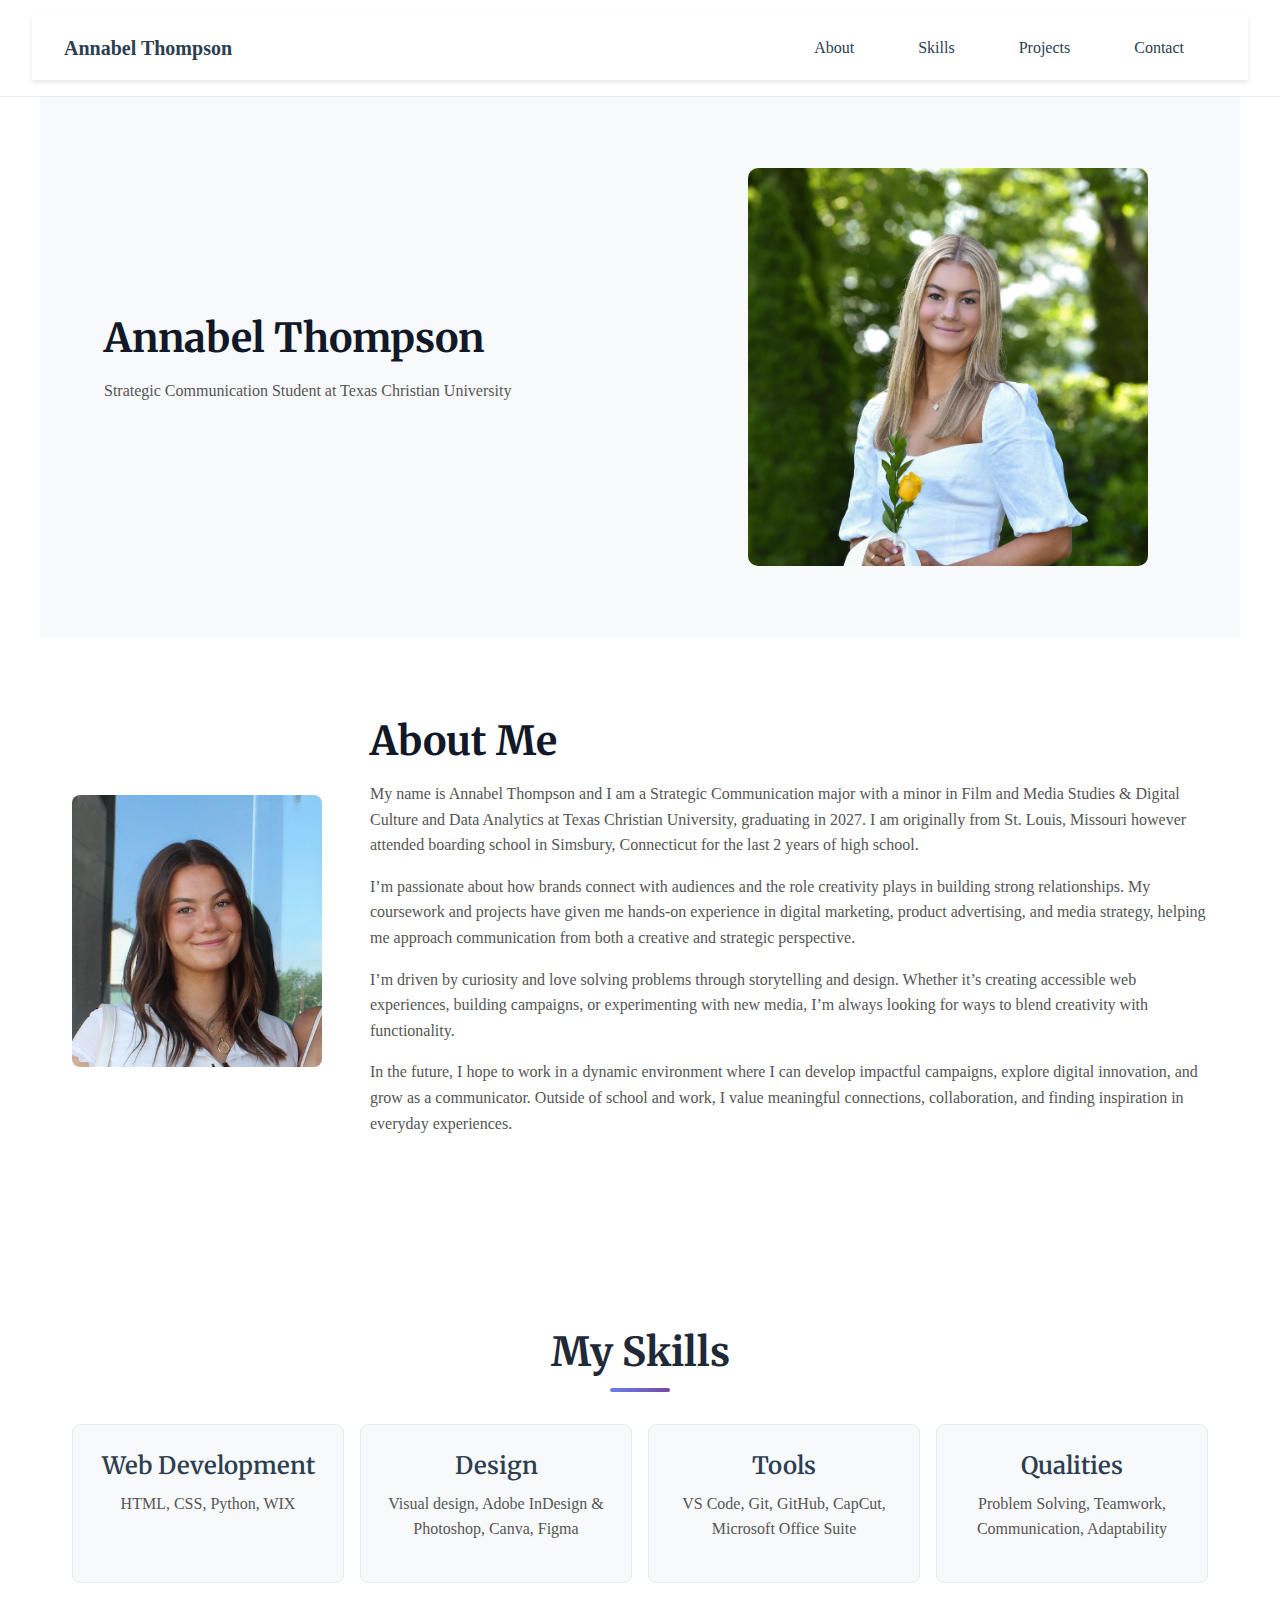
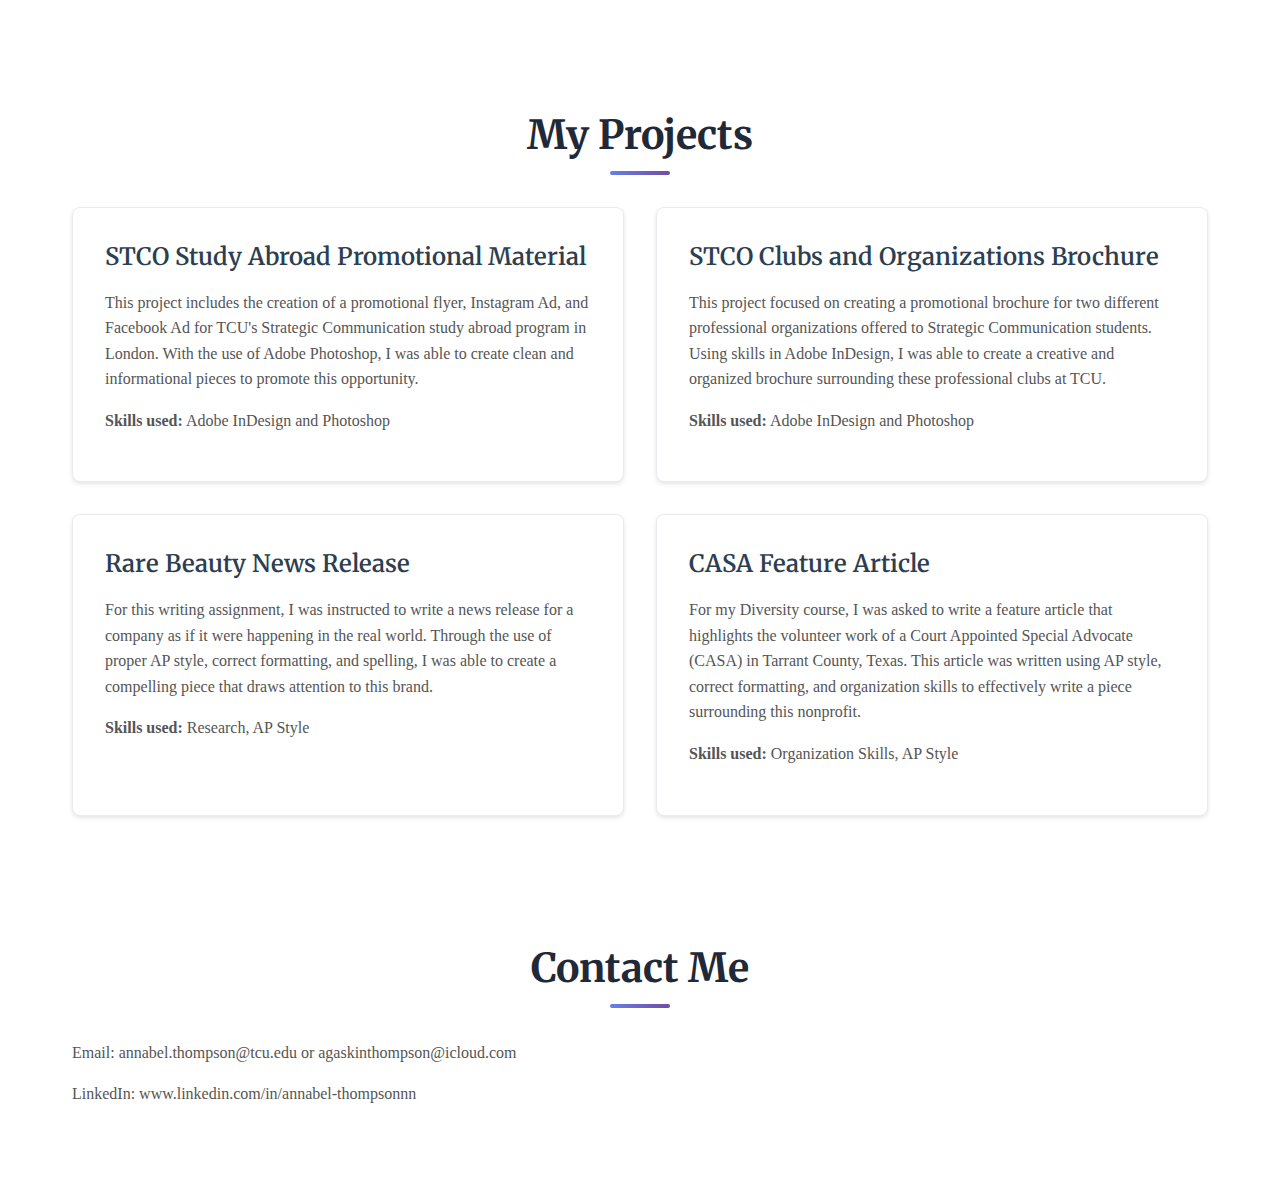
<file: projects/project1-original/CSS/index.html>
<!DOCTYPE html>
<html lang="en">
<head>
    <meta charset="UTF-8">
    <meta name="viewport" content="width=device-width, initial-scale=1.0">
    <title>Document</title>

    <link rel="stylesheet" href="CSS/style.css"> 

</head>
<body>
    <nav>
    <div class="nav-container">
        <a href="#" class="logo">Annabel Thompson</a>
        <div class="nav-links">
            <a href="#about">About</a>
            <a href="#skills">Skills</a>
            <a href="#projects">Projects</a>
            <a href="#contact">Contact</a>
        </div>
    </div>
</nav>

    <header>

        <div class="header_text">
            <h1> Annabel Thompson</h1>
            <p>Strategic Communication Student at Texas Christian University</p>
            <!-- <p> An innovative and creative storyteller passionate about building impactful brand experiences. Currently studying advertising and public relations with a focus on digital marketing, media strategy, and design to connect audiences with brands in meaningful ways. -->


 </p>

        </div>
        
         <div class="header_pic">
            <img src="images/seniorheadshot.JPG" alt="Annabel Thompson professional headshot"/> 
         </div>


    </header>

    <main>


        <section class="about-section"  id="about">
            <div class="about-image">
                <img src="images/selfie2.jpeg" alt="A photo of me"> 
            </div>
            <div class="about-text">
                <h1>About Me</h1>
             <p> My name is Annabel Thompson and I am a Strategic Communication major with a minor in Film and Media Studies & Digital Culture and Data Analytics at Texas Christian University, graduating in 2027. I am originally from St. Louis, Missouri however attended boarding school in Simsbury, Connecticut for the last 2 years of high school.</p>

            <p> I’m passionate about how brands connect with audiences and the role creativity plays in building strong relationships. My coursework and projects have given me hands-on experience in digital marketing, product advertising, and media strategy, helping me approach communication from both a creative and strategic perspective. </p>

        
           <p>  I’m driven by curiosity and love solving problems through storytelling and design. Whether it’s creating accessible web experiences, building campaigns, or experimenting with new media, I’m always looking for ways to blend creativity with functionality.</p>
           
        <p>  In the future, I hope to work in a dynamic environment where I can develop impactful campaigns, explore digital innovation, and grow as a communicator. Outside of school and work, I value meaningful connections, collaboration, and finding inspiration in everyday experiences. </p>
            </div>
        </section>
    

    
    
    <section class="skills-section" id="skills">
    <h2>My Skills</h2>
        <div class="skills-container">
            <div class="skill-card">
                <h3>Web Development</h3>
                <p>HTML, CSS, Python, WIX </p>
            </div>
           
            <div class="skill-card">
                <h3>Design</h3>
                <p>Visual design, Adobe InDesign & Photoshop, Canva, Figma </p>
             </div>
               
             <div class="skill-card">
                <h3> Tools</h3>
                    
                        <p>VS Code, Git, GitHub, CapCut, Microsoft Office Suite </p>
            </div>
               
                <div class="skill-card">
                    <h3>Qualities</h3>
                    <p>Problem Solving, Teamwork, Communication, Adaptability </p>
                </div>
            </div>
        </div>
</section>

<section class="projects-section" id="projects">
    <h2>My Projects</h2>
    <div class="projects-container">
        <article class="project-card">
            <div class="project-content">
                <h3>STCO Study Abroad Promotional Material </h3>
                <p>This project includes the creation of a promotional flyer, Instagram Ad, and Facebook Ad for TCU's Strategic Communication study abroad program in London. With the use of Adobe Photoshop, I was able to create clean and informational pieces to promote this opportunity. </p>
                <p><strong>Skills used:</strong> Adobe InDesign and Photoshop </p>
            </div>
        </article>
        
        <article class="project-card">
            <div class="project-content">
                <h3>STCO Clubs and Organizations Brochure</h3>
                <p>This project focused on creating a promotional brochure for two different professional organizations offered to Strategic Communication students. Using skills in Adobe InDesign, I was able to create a creative and organized brochure surrounding these professional clubs at TCU.</p>
                <p><strong>Skills used:</strong> Adobe InDesign and Photoshop</p>
            </div>
        </article>
        
        <article class="project-card">
            <div class="project-content">
                <h3>Rare Beauty News Release </h3>
                <p>For this writing assignment, I was instructed to write a news release for a company as if it were happening in the real world. Through the use of proper AP style, correct formatting, and spelling, I was able to create a compelling piece that draws attention to this brand.</p>
                <p><strong>Skills used:</strong> Research, AP Style </p>
            </div>
        </article>

         <article class="project-card">
            <div class="project-content">
                <h3>CASA Feature Article </h3>
                <p>For my Diversity course, I was asked to write a feature article that highlights the volunteer work of a Court Appointed Special Advocate (CASA) in Tarrant County, Texas. This article was written using AP style, correct formatting, and organization skills to effectively write a piece surrounding this nonprofit.</p>
                <p><strong>Skills used:</strong> Organization Skills, AP Style </p>
            </div>
        </article>
    </div>

</section>

    <section class="contact-section" id="contact">
           <h2>Contact Me</h2>
        <p>
           Email: annabel.thompson@tcu.edu or agaskinthompson@icloud.com

           <p>LinkedIn: www.linkedin.com/in/annabel-thompsonnn</p>

    </section>
</main>
</body>
</html>
</file>
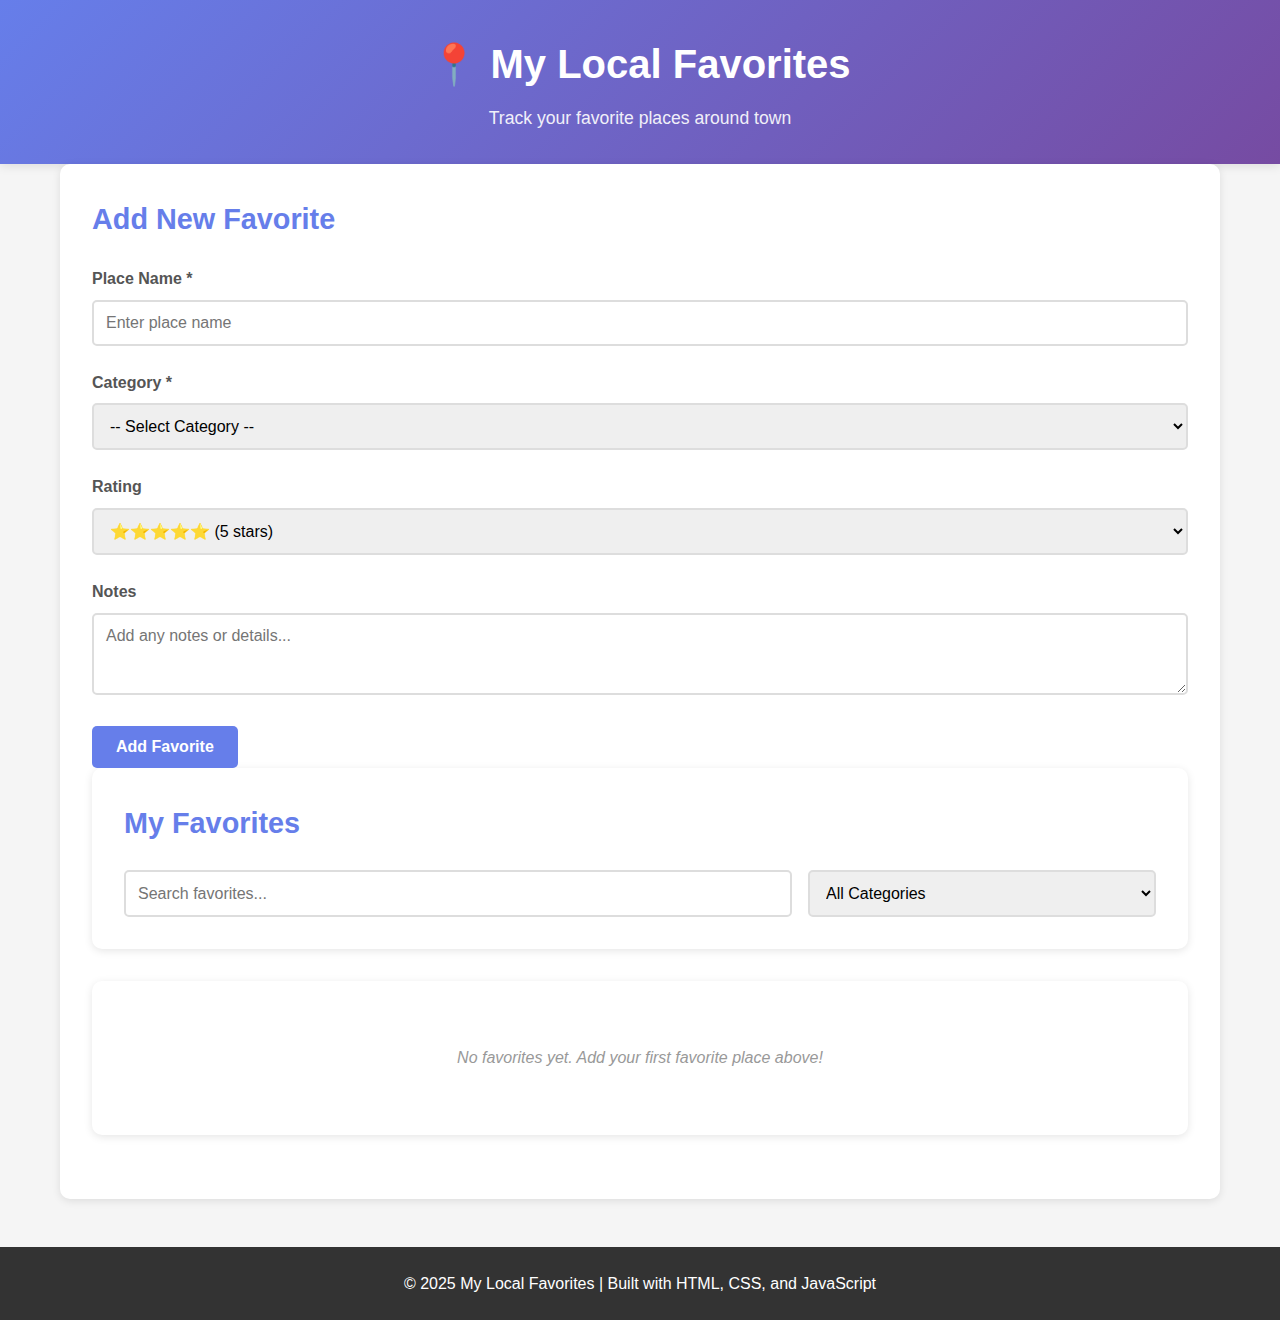
<file: projects/projects/project2-tracker/index.html>
<!DOCTYPE html>
<html lang="en">
<head>
    <meta charset="UTF-8">
    <meta name="viewport" content="width=device-width, initial-scale=1.0">
    <meta name="description" content="Track and manage your favorite local places">
    <title>My Local Favorites Tracker</title>
    <link rel="stylesheet" href="css/styles.css">
</head>
<body>
    <!-- Content will go here -->
<!-- Header Section -->
<header>
    <div class="container">
        <h1>📍 My Local Favorites</h1>
        <p class="subtitle">Track your favorite places around town</p>
    </div>
</header>

<!-- Main Content -->
<main class="container">
    <!-- All sections will go inside main -->
     <!-- Add Favorite Form Section -->
<section class="add-section">
    <h2>Add New Favorite</h2>
    <form id="add-favorite-form">

        <!-- Name Input -->
        <div class="form-group">
            <label for="name">Place Name *</label>
            <input
                type="text"
                id="name"
                name="name"
                required
                placeholder="Enter place name"
                aria-required="true">
        </div>

        <!-- Category Dropdown -->
        <div class="form-group">
            <label for="category">Category *</label>
            <select id="category" name="category" required aria-required="true">
                <option value="">-- Select Category --</option>
                <option value="coffee">Coffee Shop</option>
                <option value="restaurants">Restaurant</option>
                <option value="parks">Park</option>
                <option value="entertainment">Entertainment</option>
                <option value="study-spots">Study Spot</option>
                <option value="fitness">Fitness</option>
                <option value="other">Other</option>
            </select>
        </div>

        <!-- Rating Dropdown -->
        <div class="form-group">
            <label for="rating">Rating</label>
            <select id="rating" name="rating">
                <option value="5">⭐⭐⭐⭐⭐ (5 stars)</option>
                <option value="4">⭐⭐⭐⭐ (4 stars)</option>
                <option value="3">⭐⭐⭐ (3 stars)</option>
                <option value="2">⭐⭐ (2 stars)</option>
                <option value="1">⭐ (1 star)</option>
            </select>
        </div>

        <!-- Notes Textarea -->
        <div class="form-group">
            <label for="notes">Notes</label>
            <textarea
                id="notes"
                name="notes"
                rows="3"
                placeholder="Add any notes or details..."></textarea>
        </div>

        <!-- Submit Button -->
        <button type="submit" class="btn btn-primary">Add Favorite</button>

    </form>

    <!-- Search/Filter Section -->
<section class="search-section">
    <h2>My Favorites</h2>
    <div class="search-controls">
        <input
            type="text"
            id="search-input"
            placeholder="Search favorites..."
            aria-label="Search favorites">
        <select id="category-filter" aria-label="Filter by category">
            <option value="all">All Categories</option>
            <option value="coffee">Coffee Shop</option>
            <option value="restaurants">Restaurant</option>
            <option value="parks">Park</option>
            <option value="entertainment">Entertainment</option>
            <option value="study-spots">Study Spot</option>
            <option value="fitness">Fitness</option>
            <option value="other">Other</option>
        </select>
    </div>
</section>

<!-- Favorites Display Section -->
<section class="favorites-section">
    <div id="favorites-list" class="favorites-grid">
        <!-- JavaScript will add favorite cards here -->
        <!-- For now, add placeholder message -->
        <p class="empty-message">No favorites yet. Add your first favorite place above!</p>
    </div>
</section>

</main>

<!-- Footer -->
<footer>
    <div class="container">
        <p>&copy; 2025 My Local Favorites | Built with HTML, CSS, and JavaScript</p>
    </div>
</footer>

</body>
</html>

  <!-- JavaScript at end of body -->
    <script src="js/app.js"></script>
</file>
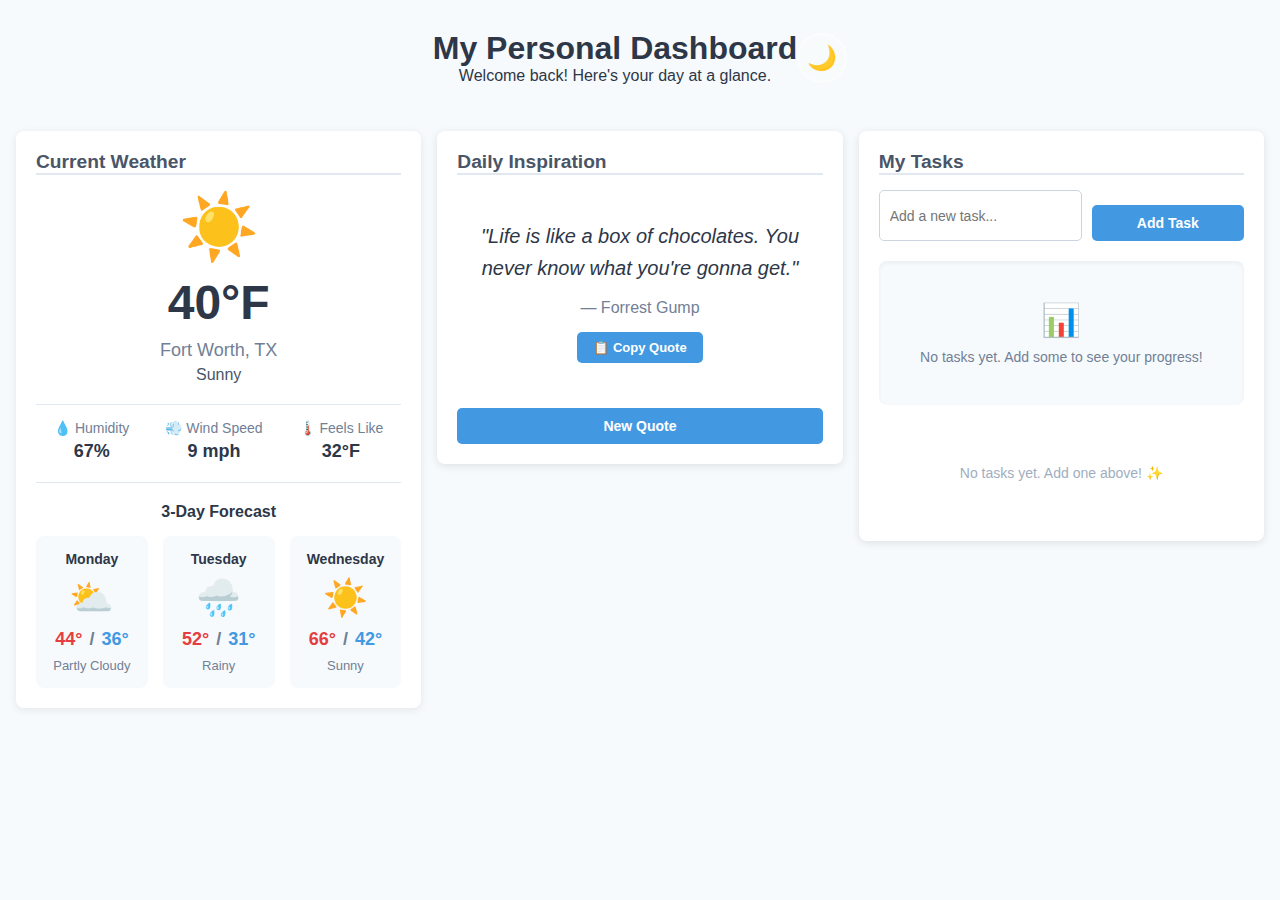
<file: projects/projects/project3-dashboard/index.html>
<!DOCTYPE html>
<html lang="en">
<head>
    <meta charset="UTF-8">
    <meta name="viewport" content="width=device-width, initial-scale=1.0">
    <title>My Personal Dashboard</title>
    <link rel="stylesheet" href="css/styles.css">
</head>
<body>
    <header class="dashboard-header">
        <div class="header-content">
            <div>
                <h1>My Personal Dashboard</h1>
                <p class="dashboard-subtitle">Welcome back! Here's your day at a glance.</p>
            </div>
            <button id="theme-toggle" class="theme-toggle" aria-label="Toggle dark mode">
                <span class="theme-icon">🌙</span>
            </button>
        </div>
    </header>

    <main class="widgets-container">
        <!-- Weather Widget -->
        <section class="widget weather-widget">
            <h2>Current Weather</h2>
            <div id="weather-display">
                Loading weather data...
            </div>
        </section>

        <!-- Quotes Widget -->
        <section class="widget quotes-widget">
            <h2>Daily Inspiration</h2>
            <div id="quotes-display">
                <!-- Quote will appear here -->
            </div>
            <button id="new-quote-btn" class="btn-primary">New Quote</button>
        </section>

        <!-- Tasks Widget -->
        <section class="widget tasks-widget">
            <h2>My Tasks</h2>

            <!-- Add Task Form -->
            <form id="task-form" class="task-form">
                <input type="text" id="task-input" placeholder="Add a new task..." required />
                <button type="submit" class="btn-primary">Add Task</button>
            </form>

            <!-- Task Statistics -->
            <div id="task-stats" class="task-stats">
                <!-- Stats will appear here -->
            </div>

            <!-- Tasks List -->
            <div id="tasks-list" class="tasks-list">
                <!-- Tasks will appear here -->
            </div>
        </section>
    </main>

    <script src="js/app.js"></script>
    <script>
      // Set up "New Quote" button
      function setupQuotesButton() {
        const newQuoteBtn = document.getElementById('new-quote-btn');
        if (!newQuoteBtn) return;
        newQuoteBtn.addEventListener('click', () => {
          console.log('New quote button clicked!');
          displayRandomQuote && displayRandomQuote();
        });
      }
      // Call after DOM is loaded
      document.addEventListener('DOMContentLoaded', setupQuotesButton);
    </script>
</body>
</html>
</file>
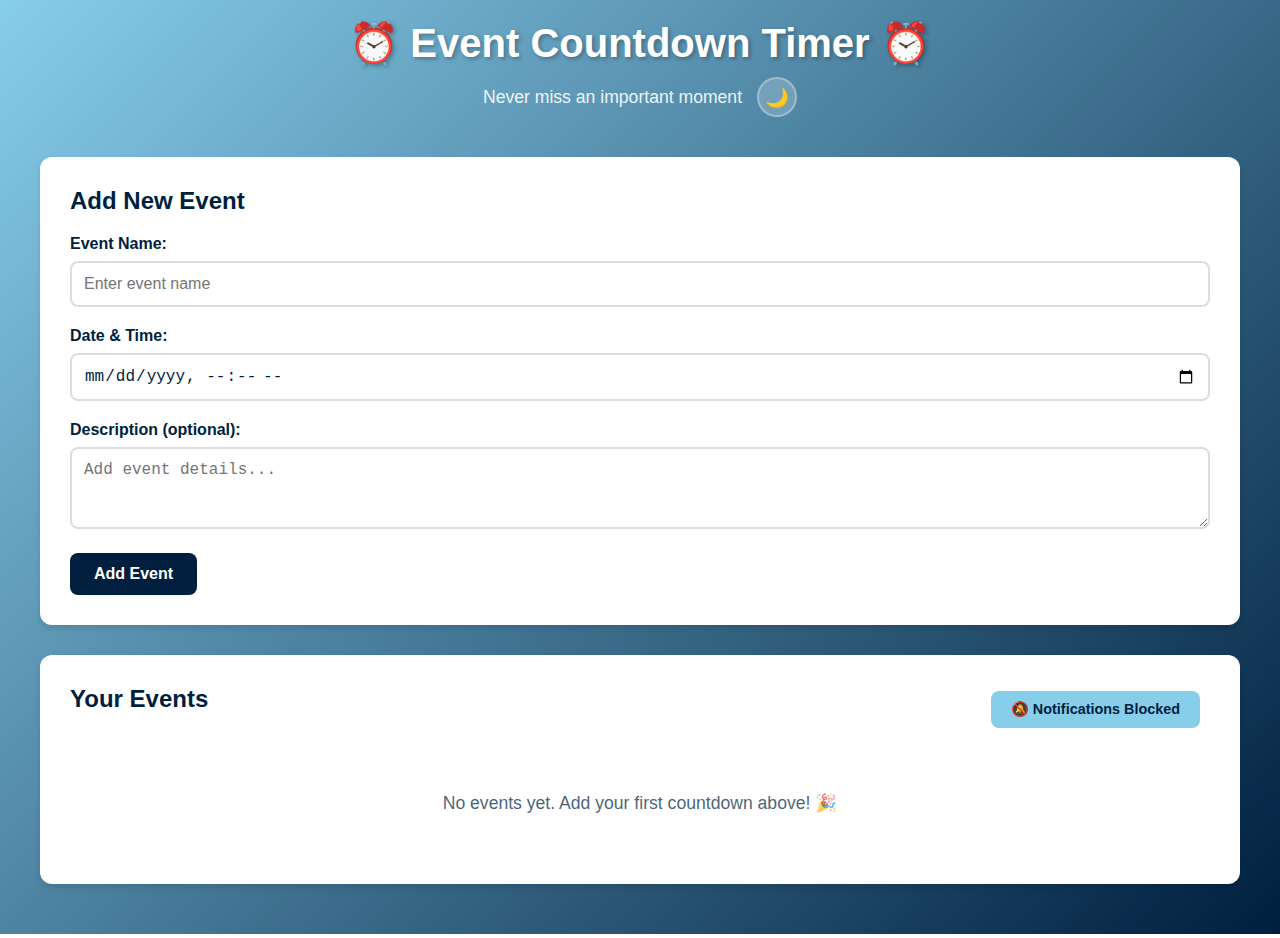
<file: projects/projects/project4-zed/index.html>
<!DOCTYPE html>
<html lang="en">
<head>
    <meta charset="UTF-8">
    <meta name="viewport" content="width=device-width, initial-scale=1.0">
    <title>Event Countdown Timer</title>
    <link rel="stylesheet" href="css/style.css">
</head>
<body>
    <div class="container">
        <header>
            <h1>⏰ Event Countdown Timer ⏰</h1>
            <div class="subtitle-container">
                <p class="subtitle">Never miss an important moment</p>
                <button id="themeToggle" class="theme-toggle" aria-label="Toggle theme">
                    <span class="theme-icon">🌙</span>
                </button>
            </div>
        </header>

        <section class="add-event-section">
            <h2>Add New Event</h2>
            <form id="eventForm">
                <div class="form-group">
                    <label for="eventName">Event Name:</label>
                    <input type="text" id="eventName" required placeholder="Enter event name">
                </div>
                
                <div class="form-group">
                    <label for="eventDate">Date & Time:</label>
                    <input type="datetime-local" id="eventDate" required>
                </div>
                
                <div class="form-group">
                    <label for="eventDescription">Description (optional):</label>
                    <textarea id="eventDescription" placeholder="Add event details..." rows="3"></textarea>
                </div>
                
                <button type="submit" class="btn btn-primary" id="submitBtn">Add Event</button>
                <button type="button" class="btn btn-secondary" id="cancelBtn" style="display: none;">Cancel</button>
            </form>
        </section>

        <section class="events-section">
            <div class="section-header">
                <h2>Your Events</h2>
                <button id="notificationBtn" class="btn btn-notification">Enable Notifications</button>
            </div>
            <div id="eventsContainer" class="events-container">
                <p class="empty-state">No events yet. Add your first countdown above! 🎉</p>
            </div>
        </section>
    </div>

    <script src="js/app.js"></script>
</body>
</html>
</file>
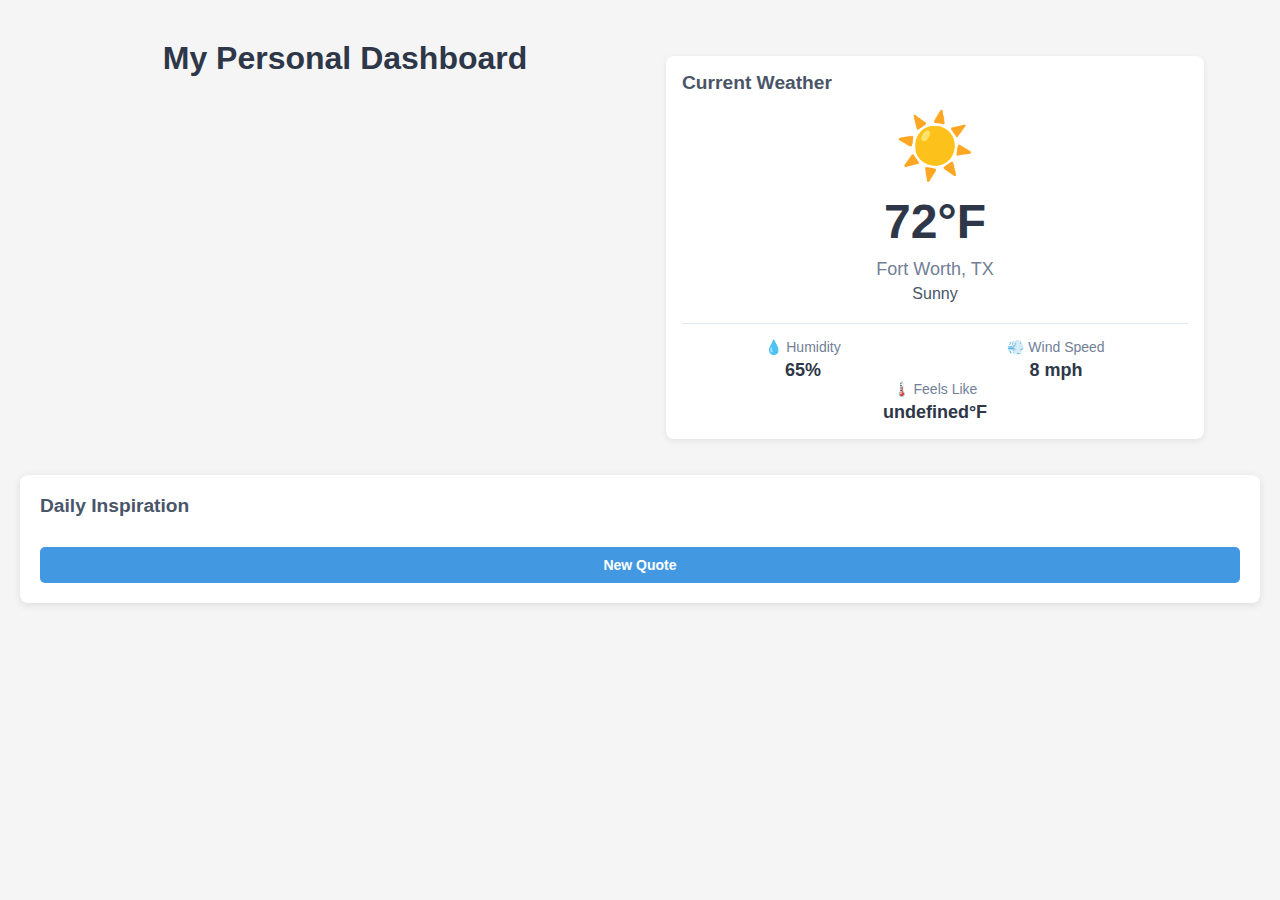
<file: projects/projects/project3-dashboard/css/js/data/index.html>
<!DOCTYPE html>
<html lang="en">
<head>
    <meta charset="UTF-8">
    <meta name="viewport" content="width=device-width, initial-scale=1.0">
    <title>My Personal Dashboard</title>
    <link rel="stylesheet" href="css/styles.css">
</head>
<body>
    <div class="dashboard">
        <header>
            <h1>My Personal Dashboard</h1>
        </header>

        <main class="widgets-container">
            <!-- Weather Widget -->
            <section class="widget weather-widget">
                <h2>Current Weather</h2>
                <div id="weather-display">
                    Loading weather data...
                </div>
            </section>
        </main>
    </div>

    <script src="js/app.js"></script>
</body>
</html>

<section class="widget quotes-widget">
  <h2>Daily Inspiration</h2>
  <div id="quotes-display">
    <!-- Quote will appear here -->
  </div>
  <button id="new-quote-btn" class="btn-primary">New Quote</button>

  <script>
    // Set up "New Quote" button
    function setupQuotesButton() {
      const newQuoteBtn = document.getElementById('new-quote-btn');

      newQuoteBtn.addEventListener('click', () => {
        console.log('New quote button clicked!');
        displayRandomQuote();
      });
    }

    // Call setupQuotesButton after DOM is loaded
    setupQuotesButton();
  </script>
</section>
</file>
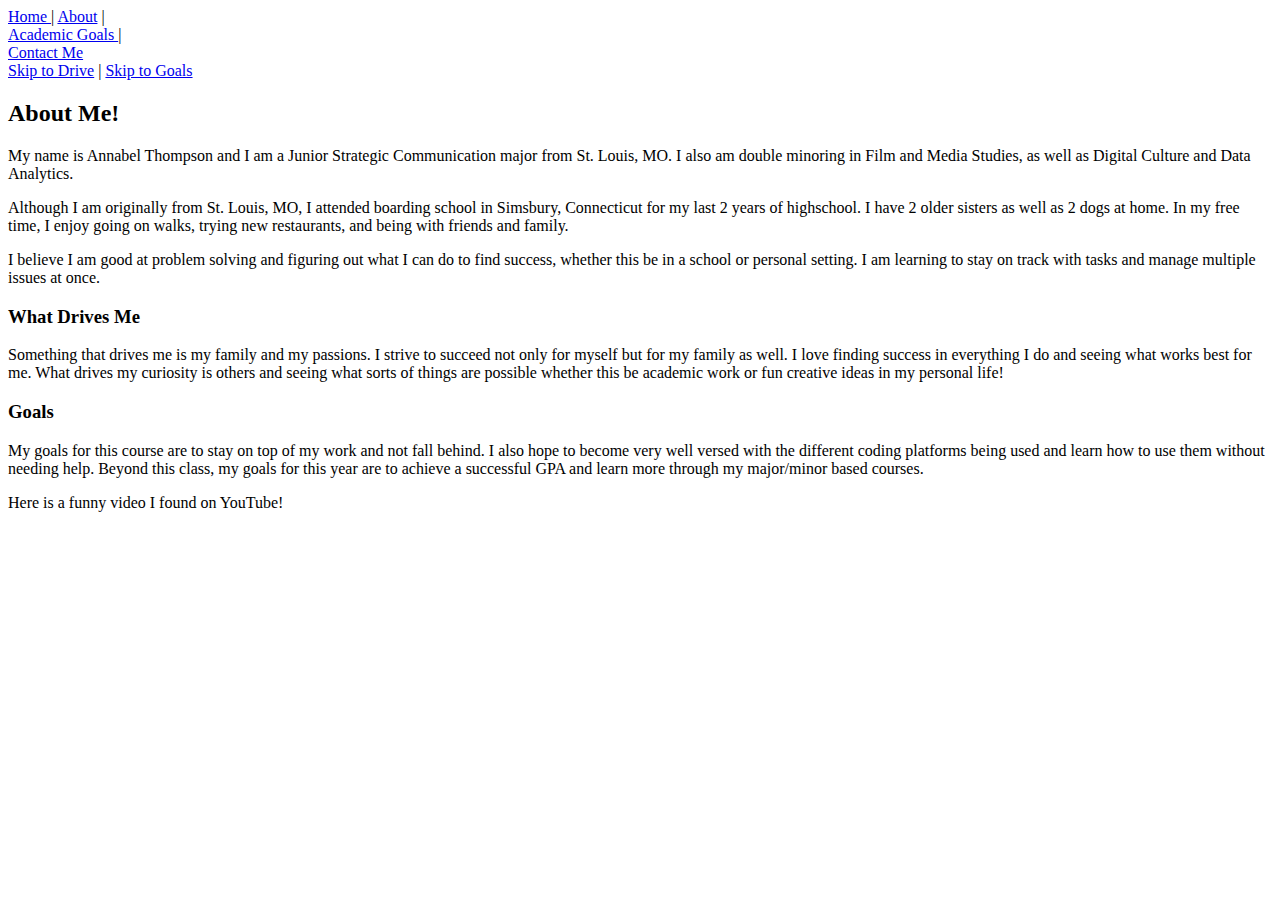
<file: about.html>
<!DOCTYPE html>
<html lang="en">
<head>
    <meta charset="UTF-8">
    <meta name="viewport" content="width=device-width, initial-scale=1.0">
    <title>Document</title>
</head>
<body>
<header>
<nav><a href="index.html"> Home </a>| <a href="about.html">About</a> | </nav>  <div><a href="academic.html"> Academic Goals </a> | <nav><a href="contact.html"> Contact Me </a>


 <div>
   
     <a href="#What Drives Me ">Skip to Drive</a>  | 
     <a href="#Goals">Skip to Goals</a>
 </div>

 </header>            
<h2>About Me!</h2>
    My name is Annabel Thompson and I am a Junior Strategic Communication major from St. Louis, MO. I also am double minoring in Film and Media Studies, as well as Digital Culture and Data Analytics.</p>

<p>Although I am originally from St. Louis, MO, I attended boarding school in Simsbury, Connecticut for my last 2 years of highschool. I have 2 older sisters as well as 2 dogs at home. In my free time, I enjoy going on walks, trying new restaurants, and being with friends and family. 

<p>I believe I am good at problem solving and figuring out what I can do to find success, whether this be in a school or personal setting. I am learning to stay on track with tasks and manage multiple issues at once. </p>

<h3 id="What Drives Me">What Drives Me</h3>
 <p> Something that drives me is my family and my passions. I strive to succeed not only for myself but for my family as well. I love finding success in everything I do and seeing what works best for me. What drives my curiosity is others and seeing what sorts of things are possible whether this be academic work or fun creative ideas in my personal life!
<h3 id="Goals"> Goals</h3>
<p>My goals for this course are to stay on top of my work and not fall behind. I also hope to become very well versed with the different coding platforms being used and learn how to use them without needing help. Beyond this class, my goals for this year are to achieve a successful GPA and learn more through my major/minor based courses. </p>
<p>Here is a funny video I found on YouTube!</p>
 </p>

 <iframe width="560" height="315" src="https://www.youtube.com/embed/c2OTHeCKsBE?si=Gkx6n-dXmrDhalCO" title="YouTube video player" frameborder="0" allow="accelerometer; autoplay; clipboard-write; encrypted-media; gyroscope; picture-in-picture; web-share" referrerpolicy="strict-origin-when-cross-origin" allowfullscreen></iframe> 

</body>
</html>
</file>
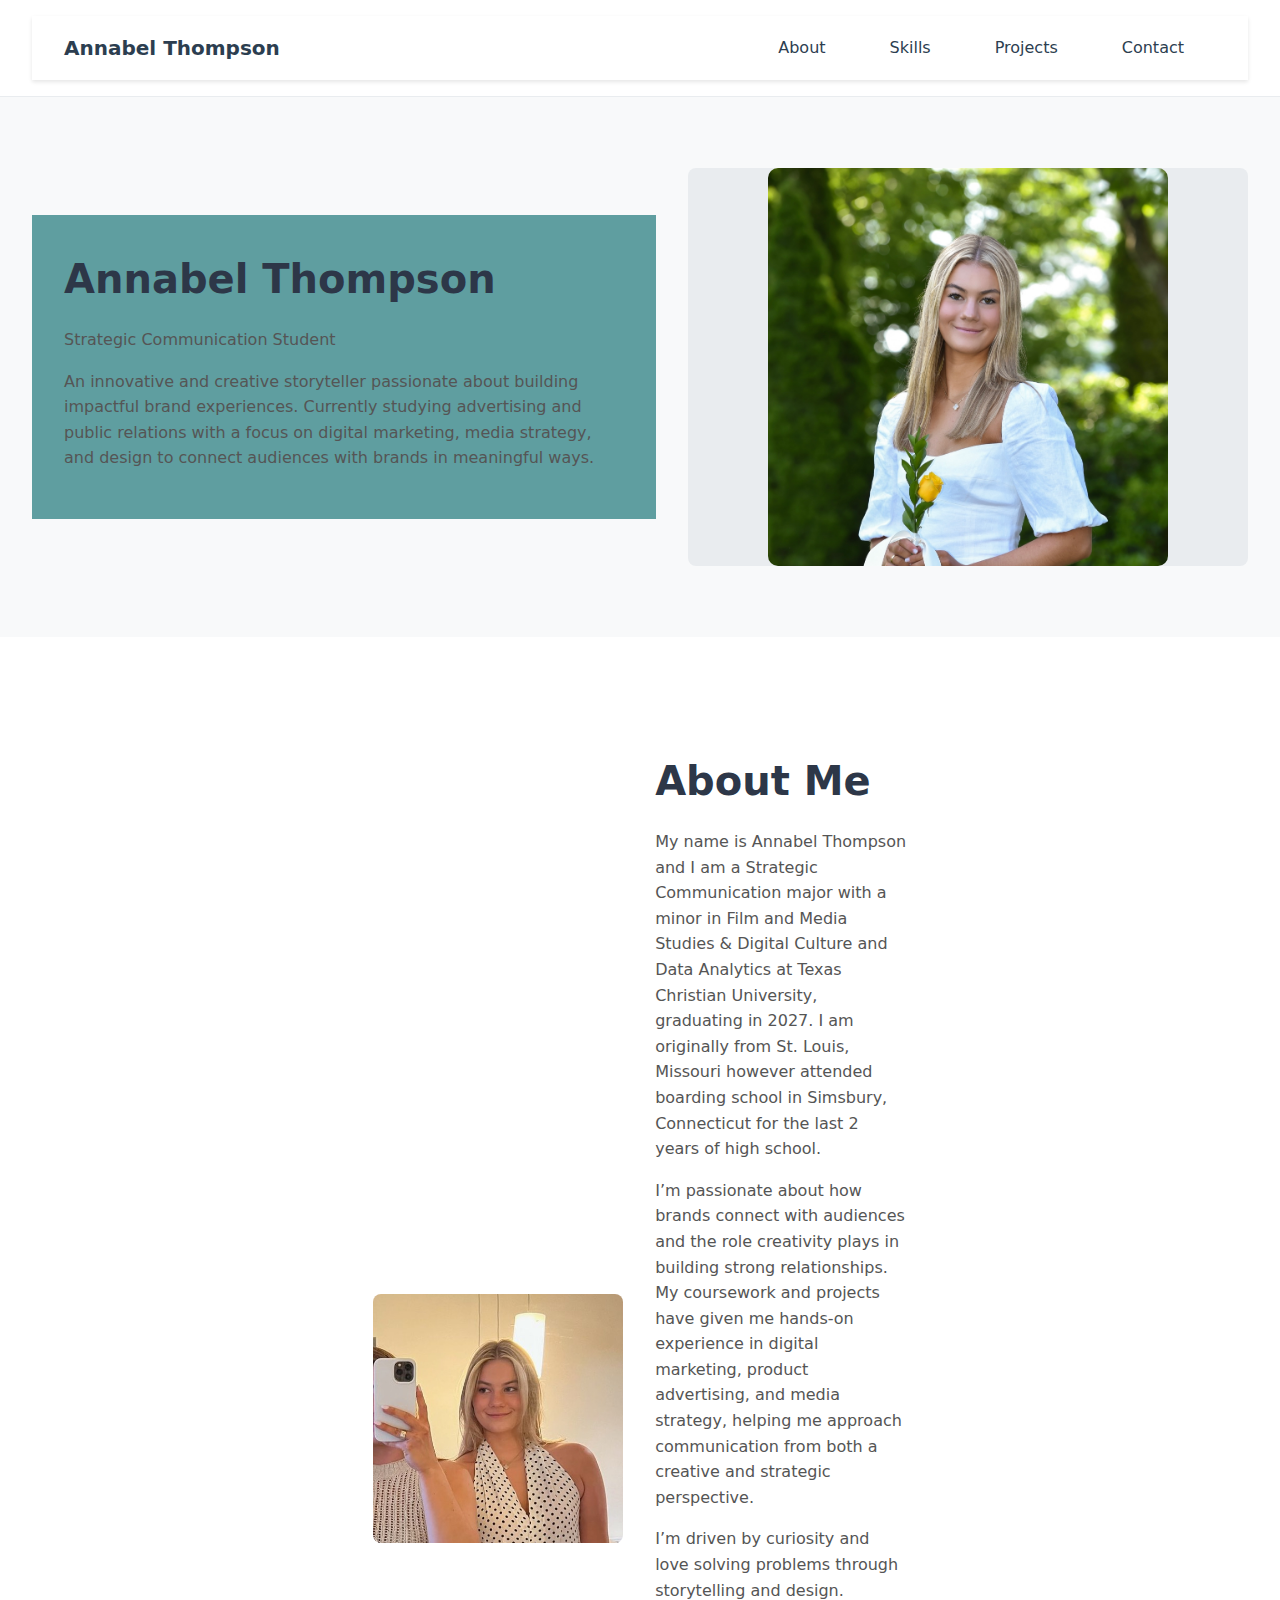
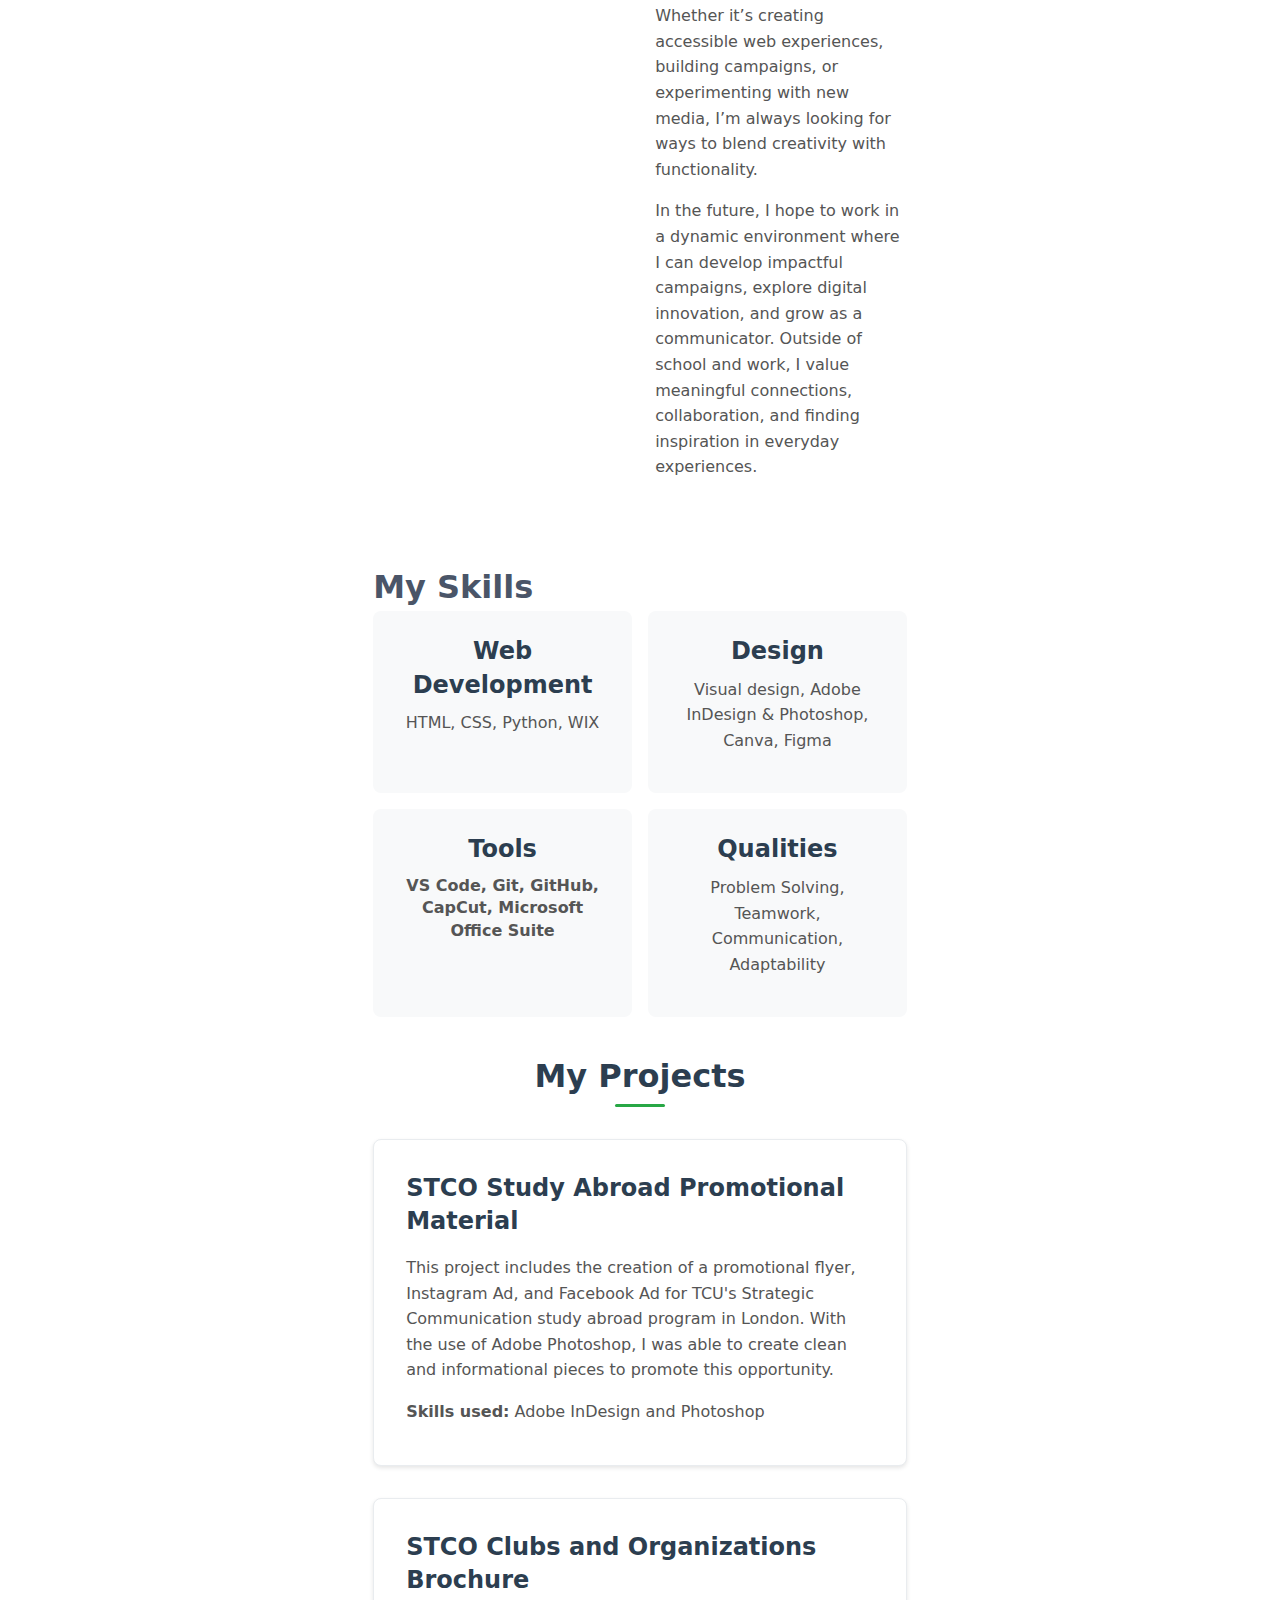
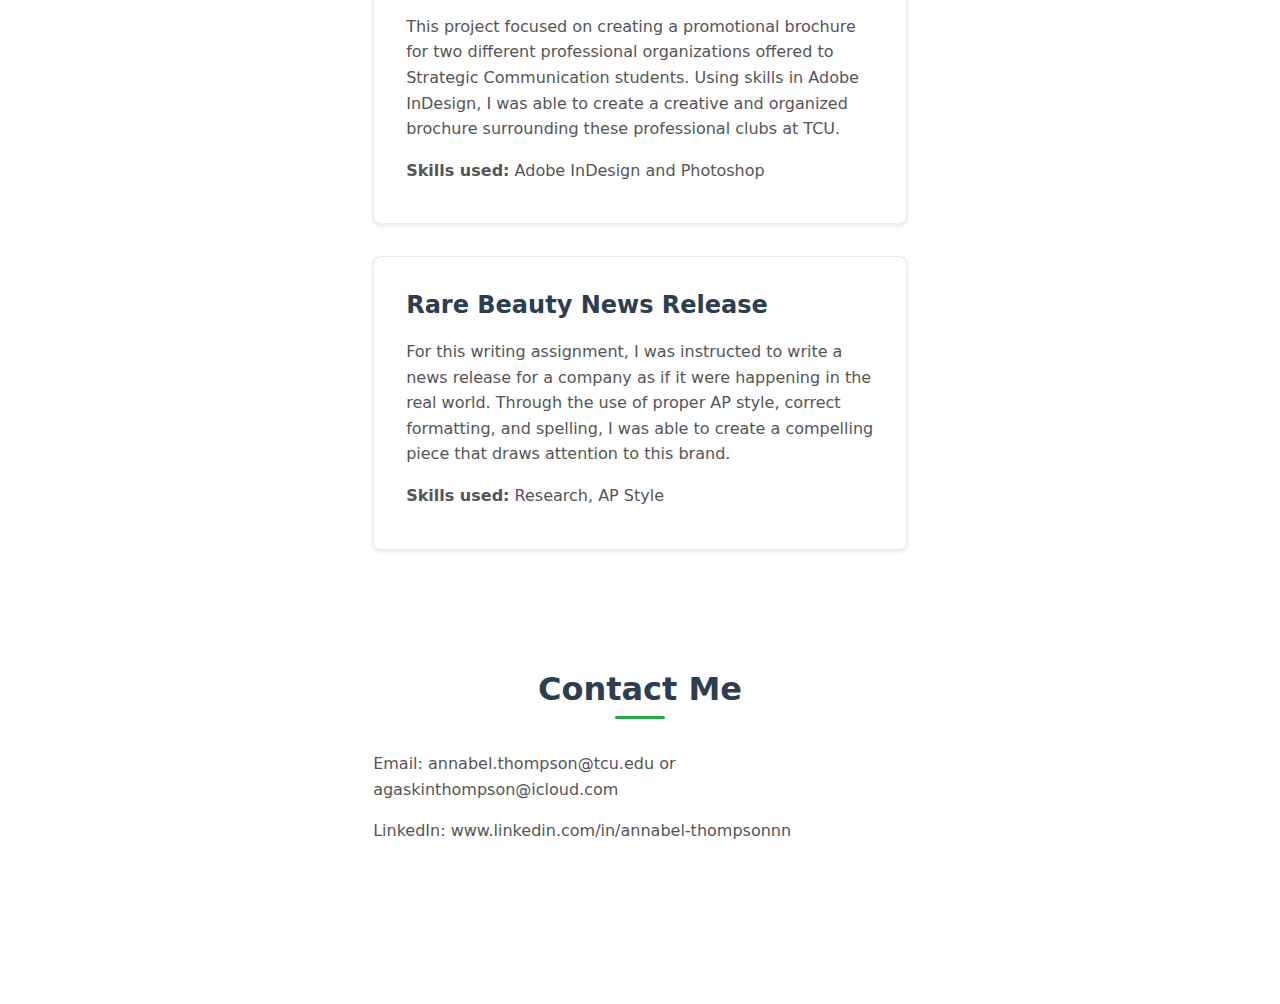
<file: sandbox/practice.html>
<!DOCTYPE html>
<html lang="en">
<head>
    <meta charset="UTF-8">
    <meta name="viewport" content="width=device-width, initial-scale=1.0">
    <title>Document</title>

    <link rel="stylesheet" href="sandbox_css/practice.css"> 

</head>
<body>
    <nav>
    <div class="nav-container">
        <a href="#" class="logo">Annabel Thompson</a>
        <div class="nav-links">
            <a href="#about">About</a>
            <a href="#skills">Skills</a>
            <a href="#projects">Projects</a>
            <a href="#contact">Contact</a>
        </div>
    </div>
</nav>

    <header>

        <div class="header_text">
            <h1> Annabel Thompson</h1>
            <p>Strategic Communication Student</p>
            <p> An innovative and creative storyteller passionate about building impactful brand experiences. Currently studying advertising and public relations with a focus on digital marketing, media strategy, and design to connect audiences with brands in meaningful ways.


 </p>

        </div>
        
         <div class="header_pic">
            <img src="../images/seniorheadshot.JPG" alt="Annabel Thompson professional headshot"/> 
         </div>


    </header>

    <main>


        <section class="about-section"  id="about">
            <div class="about-image">
                <img src="../images/selfie.jpeg" alt="A photo of me">
            </div>
            <div class="about-text">
                <h1>About Me</h1>
             <p> My name is Annabel Thompson and I am a Strategic Communication major with a minor in Film and Media Studies & Digital Culture and Data Analytics at Texas Christian University, graduating in 2027. I am originally from St. Louis, Missouri however attended boarding school in Simsbury, Connecticut for the last 2 years of high school.

            <p> I’m passionate about how brands connect with audiences and the role creativity plays in building strong relationships. My coursework and projects have given me hands-on experience in digital marketing, product advertising, and media strategy, helping me approach communication from both a creative and strategic perspective. 
</p>

        </p>
           <p>  I’m driven by curiosity and love solving problems through storytelling and design. Whether it’s creating accessible web experiences, building campaigns, or experimenting with new media, I’m always looking for ways to blend creativity with functionality.
           
        <p>  In the future, I hope to work in a dynamic environment where I can develop impactful campaigns, explore digital innovation, and grow as a communicator. Outside of school and work, I value meaningful connections, collaboration, and finding inspiration in everyday experiences. 
</p>
            </div>
        </section>
    
        </p>
    
    
    </section class="skills-section" id="skills">
    <h2>My Skills</h2>
        <div class="skills-container">
            <div class="skill-card">
                <h3>Web Development</h3>
                <p>HTML, CSS, Python, WIX </p>
            </div>
           
            <div class="skill-card">
                <h3>Design</h3>
                <p>Visual design, Adobe InDesign & Photoshop, Canva, Figma </p>
             </div>
               
             <div class="skill-card">
                     <h3> Tools<h3>
                    
                        <p>VS Code, Git, GitHub, CapCut, Microsoft Office Suite </p>
            </div>
               
                <div class="skill-card">
                    <h3>Qualities</h3>
                    <p>Problem Solving, Teamwork, Communication, Adaptability </p>
                </div>
            </div>
        </div>


<section class="projects-section" id="projects">
    <h2>My Projects</h2>
    <div class="projects-container">
        <article class="project-card">
            <div class="project-content">
                <h3>STCO Study Abroad Promotional Material </h3>
                <p>This project includes the creation of a promotional flyer, Instagram Ad, and Facebook Ad for TCU's Strategic Communication study abroad program in London. With the use of Adobe Photoshop, I was able to create clean and informational pieces to promote this opportunity. </p>
                <p><strong>Skills used:</strong> Adobe InDesign and Photoshop </p>
            </div>
        </article>
        
        <article class="project-card">
            <div class="project-content">
                <h3>STCO Clubs and Organizations Brochure</h3>
                <p>This project focused on creating a promotional brochure for two different professional organizations offered to Strategic Communication students. Using skills in Adobe InDesign, I was able to create a creative and organized brochure surrounding these professional clubs at TCU.</p>
                <p><strong>Skills used:</strong> Adobe InDesign and Photoshop</p>
            </div>
        </article>
        
        <article class="project-card">
            <div class="project-content">
                <h3>Rare Beauty News Release </h3>
                <p>For this writing assignment, I was instructed to write a news release for a company as if it were happening in the real world. Through the use of proper AP style, correct formatting, and spelling, I was able to create a compelling piece that draws attention to this brand.</p>
                <p><strong>Skills used:</strong> Research, AP Style </p>
            </div>
        </article>
    </div>

</section>

    <section>
           <h2>Contact Me</h2>
        <p>
           Email: annabel.thompson@tcu.edu or agaskinthompson@icloud.com
            
           <p>LinkedIn: www.linkedin.com/in/annabel-thompsonnn 
 </p>
        
    </section>
</main>
</body>
</html>
</file>
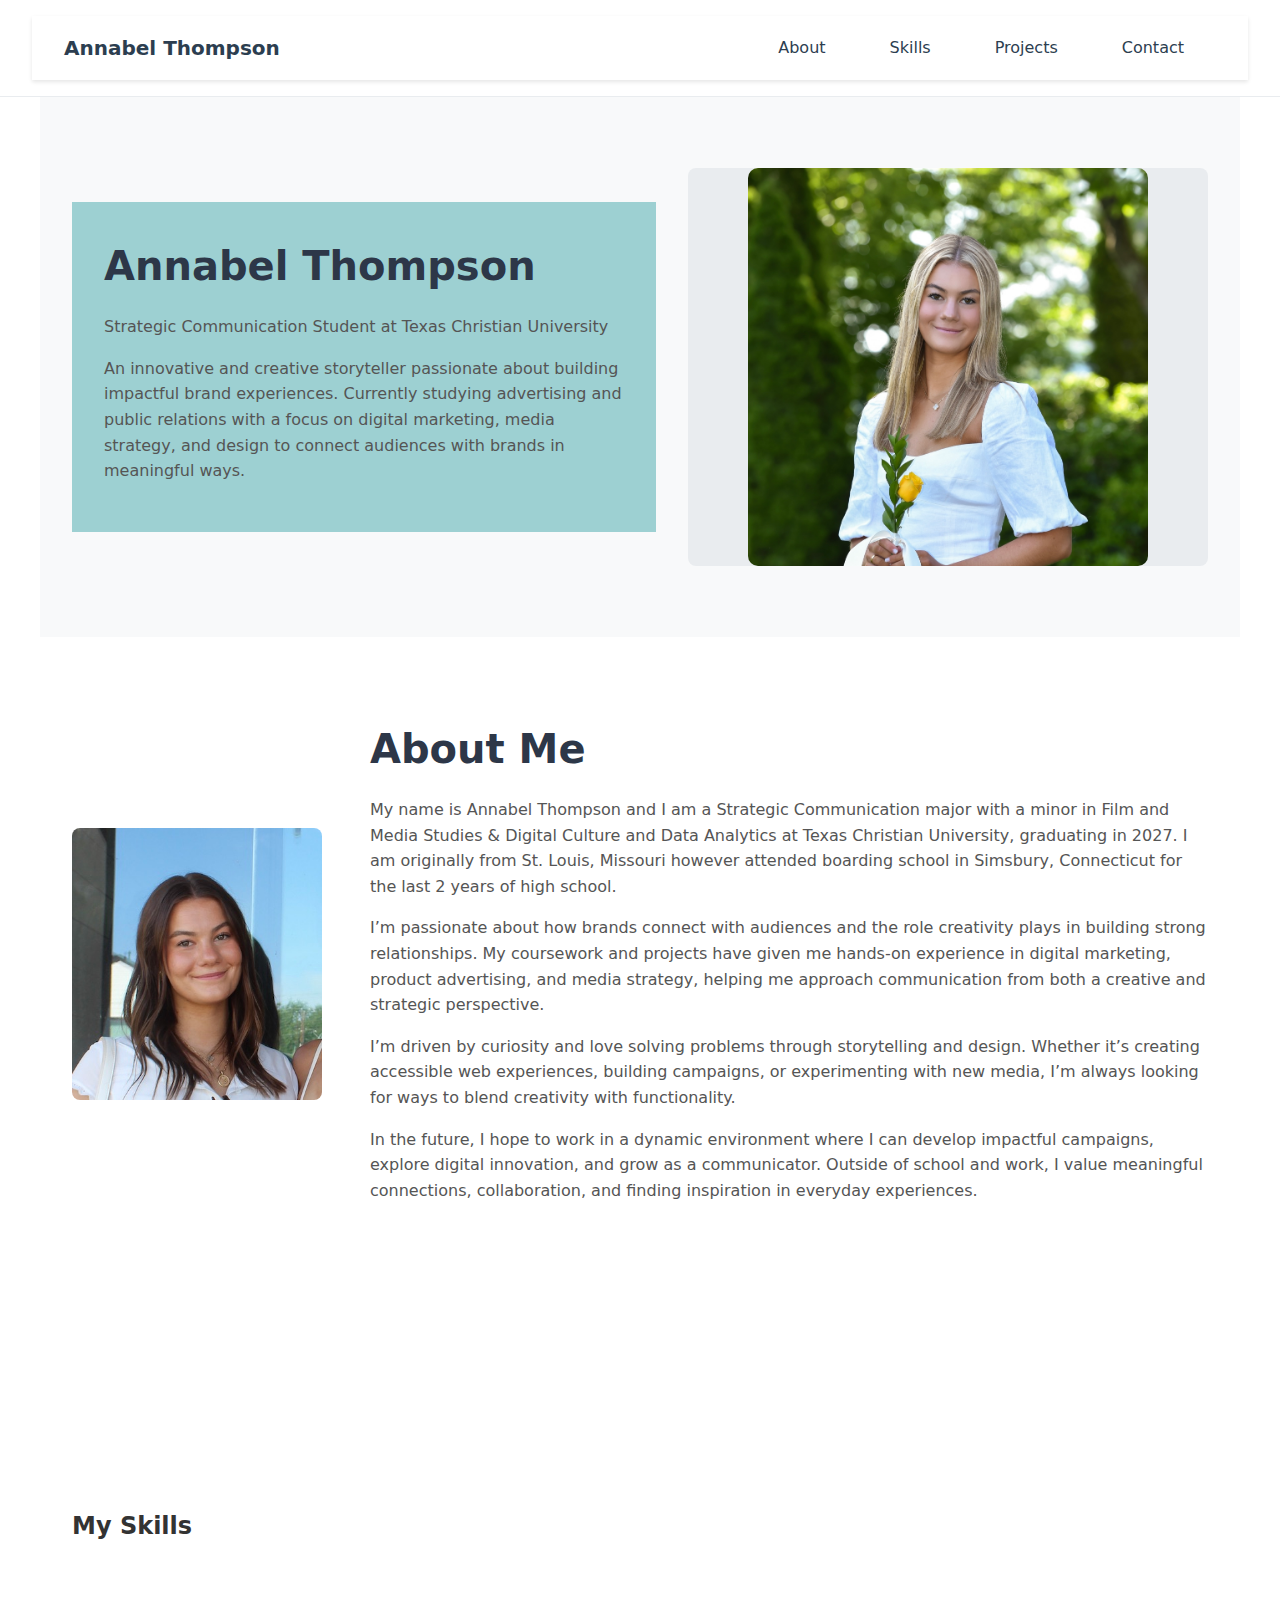
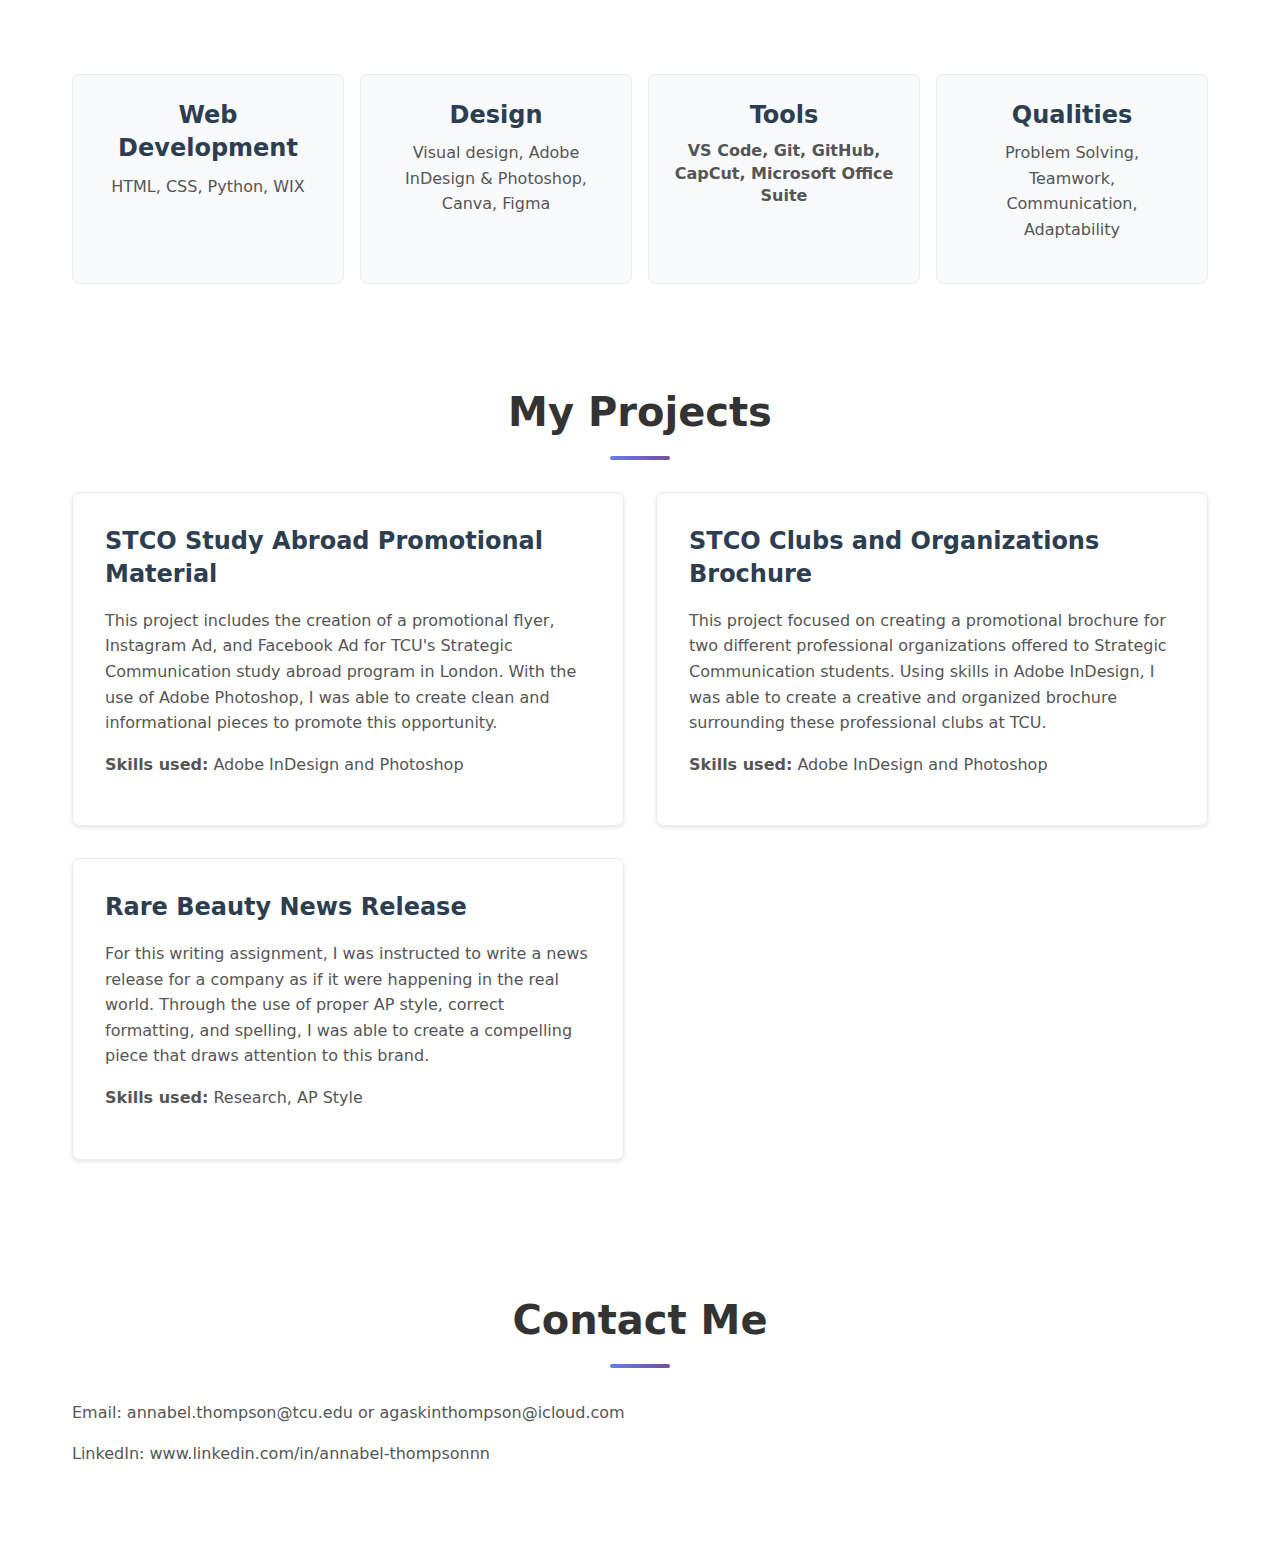
<file: sandbox_backup/practice.html>
<!DOCTYPE html>
<html lang="en">
<head>
    <meta charset="UTF-8">
    <meta name="viewport" content="width=device-width, initial-scale=1.0">
    <title>Document</title>

    <link rel="stylesheet" href="sandbox_css/practice.css"> 

</head>
<body>
    <nav>
    <div class="nav-container">
        <a href="#" class="logo">Annabel Thompson</a>
        <div class="nav-links">
            <a href="#about">About</a>
            <a href="#skills">Skills</a>
            <a href="#projects">Projects</a>
            <a href="#contact">Contact</a>
        </div>
    </div>
</nav>

    <header>

        <div class="header_text">
            <h1> Annabel Thompson</h1>
            <p>Strategic Communication Student at Texas Christian University</p>
            <p> An innovative and creative storyteller passionate about building impactful brand experiences. Currently studying advertising and public relations with a focus on digital marketing, media strategy, and design to connect audiences with brands in meaningful ways.


 </p>

        </div>
        
         <div class="header_pic">
            <img src="../images/seniorheadshot.JPG" alt="Annabel Thompson professional headshot"/> 
         </div>


    </header>

    <main>


        <section class="about-section"  id="about">
            <div class="about-image">
                <img src="../images/selfie2.jpeg" alt="A photo of me"> 
            </div>
            <div class="about-text">
                <h1>About Me</h1>
             <p> My name is Annabel Thompson and I am a Strategic Communication major with a minor in Film and Media Studies & Digital Culture and Data Analytics at Texas Christian University, graduating in 2027. I am originally from St. Louis, Missouri however attended boarding school in Simsbury, Connecticut for the last 2 years of high school.

            <p> I’m passionate about how brands connect with audiences and the role creativity plays in building strong relationships. My coursework and projects have given me hands-on experience in digital marketing, product advertising, and media strategy, helping me approach communication from both a creative and strategic perspective. 
</p>

        </p>
           <p>  I’m driven by curiosity and love solving problems through storytelling and design. Whether it’s creating accessible web experiences, building campaigns, or experimenting with new media, I’m always looking for ways to blend creativity with functionality.
           
        <p>  In the future, I hope to work in a dynamic environment where I can develop impactful campaigns, explore digital innovation, and grow as a communicator. Outside of school and work, I value meaningful connections, collaboration, and finding inspiration in everyday experiences. 
</p>
            </div>
        </section>
    
        </p>
    
    
    </section class="skills-section" id="skills">
    <h2>My Skills</h2>
        <div class="skills-container">
            <div class="skill-card">
                <h3>Web Development</h3>
                <p>HTML, CSS, Python, WIX </p>
            </div>
           
            <div class="skill-card">
                <h3>Design</h3>
                <p>Visual design, Adobe InDesign & Photoshop, Canva, Figma </p>
             </div>
               
             <div class="skill-card">
                     <h3> Tools<h3>
                    
                        <p>VS Code, Git, GitHub, CapCut, Microsoft Office Suite </p>
            </div>
               
                <div class="skill-card">
                    <h3>Qualities</h3>
                    <p>Problem Solving, Teamwork, Communication, Adaptability </p>
                </div>
            </div>
        </div>


<section class="projects-section" id="projects">
    <h2>My Projects</h2>
    <div class="projects-container">
        <article class="project-card">
            <div class="project-content">
                <h3>STCO Study Abroad Promotional Material </h3>
                <p>This project includes the creation of a promotional flyer, Instagram Ad, and Facebook Ad for TCU's Strategic Communication study abroad program in London. With the use of Adobe Photoshop, I was able to create clean and informational pieces to promote this opportunity. </p>
                <p><strong>Skills used:</strong> Adobe InDesign and Photoshop </p>
            </div>
        </article>
        
        <article class="project-card">
            <div class="project-content">
                <h3>STCO Clubs and Organizations Brochure</h3>
                <p>This project focused on creating a promotional brochure for two different professional organizations offered to Strategic Communication students. Using skills in Adobe InDesign, I was able to create a creative and organized brochure surrounding these professional clubs at TCU.</p>
                <p><strong>Skills used:</strong> Adobe InDesign and Photoshop</p>
            </div>
        </article>
        
        <article class="project-card">
            <div class="project-content">
                <h3>Rare Beauty News Release </h3>
                <p>For this writing assignment, I was instructed to write a news release for a company as if it were happening in the real world. Through the use of proper AP style, correct formatting, and spelling, I was able to create a compelling piece that draws attention to this brand.</p>
                <p><strong>Skills used:</strong> Research, AP Style </p>
            </div>
        </article>
    </div>

</section>

    <section>
           <h2>Contact Me</h2>
        <p>
           Email: annabel.thompson@tcu.edu or agaskinthompson@icloud.com
            
           <p>LinkedIn: www.linkedin.com/in/annabel-thompsonnn 
 </p>
        
    </section>
</main>
</body>
</html>
</file>
<file: projects/project1-original/CSS/CSS/style.css>
@import url('https://fonts.googleapis.com/css2?family=Merriweather:ital,opsz,wght@0,18..144,300..900;1,18..144,300..900&family=Tinos:ital,wght@0,400;0,700;1,400;1,700&display=swap');

:root {
  --primary-color: #1e40af;     /* Professional blue - passes contrast ✅ */
  --heading-color: #111827;     /* Very dark gray for headings - passes contrast ✅ */
  --text-color: #1f2937;        /* Dark gray for text - passes contrast ✅ */
  --light-text: #6b7280;        /* Light gray for secondary text ✅ */
  --background: #ffffff;        /* White background */
  --light-background: #f9fafb;  /* Very light gray for sections */
  --card-background: #f8f9fa;
 --card-border: #e9ecef;
 --card-shadow: 0 2px 4px rgba(0, 0, 0, 0.1);
 --card-shadow-hover: 0 4px 8px rgba(0, 0, 0, 0.15);
 --accent-color: #28a745;
 --link-hover: #007bff;
}




/* === Global Resets & Base Styles === */
header,
main,
footer {
  max-width: 1200px;
  margin: 0 auto;
  padding: 0 2rem;
}
/* Main element gets additional grid layout */
* {
 box-sizing: border-box;
 margin: 0;
 padding: 0; 
}



section h2::after {
  content: '';
  position: absolute;
  bottom: -1rem;
  left: 50%;
  transform: translateX(-50%);
  width: 60px;
  height: 4px;
  background: linear-gradient(90deg, #667eea, #764ba2);
  border-radius: 2px;
}

h1,h2,h3{
    font-family: 'Merriweather', serif; 
    line-height: 1.2;
}


* {
 box-sizing: border-box;
 margin: 0;
 padding: 0; 
}

body {
    font-family: 'Tinos', serif; 
    line-height: 1.6;

    color: var(--text-color);
    background-color: var(--background);

}

nav {
    background-color: #fff;
    padding: 1rem 2rem;
    border-bottom: 1px solid #e9ecef;  
} 

nav a {
    color: #495057;
    text-decoration: none;
    margin-right: 2rem;
    font-weight: 500;
}

nav a:hover {
    color: #007bff;
}

nav a:focus {
outline: 2px solid #007bff;
outline-offset: 2px;
}
.nav-container {
  display: flex;
  justify-content: space-between;
  align-items: center;
  padding: 1rem 2rem;
  background: white;
  box-shadow: 0 2px 4px rgba(0,0,0,0.1);
}

.logo {
  font-size: 1.25rem;
  font-weight: bold;
  text-decoration: none;
  color: #2c3e50;
}

.nav-links {
  display: flex;
  gap: 2rem;
}

.nav-links a {
  text-decoration: none;
  color: #2c3e50;
  font-weight: 500;
}

.nav-links a:hover {
  color: var(--link-hover);
}
.nav-links a:focus {
  outline: 2px solid var(--link-hover);
  outline-offset: 2px;
}

header { 

    display: flex;  
    /* flex-direction: column; */
    align-items: center;
    padding: 2rem;
    gap: 2rem;
    height: 60vh; 
    background-color: #f8f9fa;

}

.header_text {

    /* background-color: rgb(157, 208, 210); */
    flex: 1;
    padding: 2rem; 

}

.header_pic {
flex: 1;
/* background-color: #e9ecef; */
min-height: 300px;
border-radius: 8px;
display: flex; 
align-items: center; 
justify-content: center;
/* color: #6c757d;  */

}

.header_pic img {
    width: 100%;
    height: 100%;
    max-width: 400px;
    max-height: 400px;
    object-fit: cover;
    border-radius: 10px;

}

main {
  display: grid;
  gap: 4rem;
  max-width: 1000px;
  margin: 0 auto;
  padding: 2rem 1rem;
}

/* Responsive container padding */
@media (min-width: 768px) {
  main {
    padding: 2rem;
  }
}
.about-section {
  display: grid;
  grid-template-columns: 1fr;
  gap: 2rem;
  padding: 3rem 0;
  align-items: center;
}

/* On larger screens, create a 2-column layout */
@media (min-width: 768px) {
  .about-section {
    grid-template-columns: 250px 1fr;
    gap: 3rem;
  }
}

.about-image {
  justify-self: center;
}

.about-image img {
  width: 100%;
  max-width: 250px;
  height: auto;
  border-radius: 8px;
}

.about-text{
    flex:2;
    min-width:250px;}


  .skills-container {
  display: grid;
  grid-template-columns: repeat(auto-fit, minmax(200px, 1fr));
  gap: 1rem;
  margin-top: 2rem;
}

.skill-card {
  padding: 1.5rem;
  background: #f8f9fa;
  border-radius: 8px;
  text-align: center;
  border: 1px solid #e9ecef;
}

.skill-card h3 {
  color: #2c3e50;
  margin-bottom: 0.5rem;
}

section{
margin-bottom: 2rem; 
}

.projects-container {
  display: grid;
  grid-template-columns: 1fr;
  gap: 2rem;
  margin-top: 2rem;
}

/* On tablets and up, show 2 columns */
@media (min-width: 768px) {
  .projects-container {
    grid-template-columns: 1fr 1fr;
  }
}

.project-card {
  padding: 2rem;
  background: white;
  border: 1px solid #e9ecef;
  border-radius: 8px;
  box-shadow: 0 2px 4px rgba(0,0,0,0.1);
  transition: transform 0.3s ease;
}

.project-card:hover {
  transform: translateY(-2px);
  box-shadow: 0 4px 8px rgba(0,0,0,0.15);
}

.project-card h3 {
  color: #2c3e50;
  margin-bottom: 1rem;
}

p + p {
    margin-top:1rem;
}

h1 {
  color: var(--heading-color);
    font-size: 2.5rem;
    font-weight: 700;
    margin-bottom: 1rem;
    line-height: 1 rem;
}

/* Consistent container behavior for all major sections */
header,
main,
footer {
  max-width: 1200px;
  margin: 0 auto;
  padding: 0 2rem;
}

/* Main element gets additional grid layout */
main {
  display: grid;
  gap: 6rem;
  padding: 2rem;
}

/* Consistent section headers */
section h2 {
  text-align: center;
  font-size: 2.5rem;
  margin-bottom: 3rem;
  position: relative;
}

section h2::after {
  content: '';
  position: absolute;
  bottom: -1rem;
  left: 50%;
  transform: translateX(-50%);
  width: 60px;
  height: 4px;
  background: linear-gradient(90deg, #667eea, #764ba2);
  border-radius: 2px;
}

h3 {
font-size: 1.5rem;
font-weight:600;
color: #4a5568;
margin-bottom: 0.6rem;
line-height: 1.4;
}

p{
    font-size:1rem;
    margin-bottom: 1rem;
    color: #555; 
}

/* Mobile-first responsive adjustments */

/* Small phones (320px and up) */
.skills-container {
  grid-template-columns: 1fr;
}

/* Large phones and small tablets (480px and up) */
@media (min-width: 480px) {
  .skills-container {
    grid-template-columns: repeat(auto-fit, minmax(200px, 1fr));
  }
}

/* Tablets (768px and up) */
@media (min-width: 768px) {
  .skills-container {
    grid-template-columns: repeat(auto-fit, minmax(250px, 1fr));
  }

  .projects-container {
    grid-template-columns: 1fr 1fr;
  }
}

/* Desktop (1024px and up) */
@media (min-width: 1024px) {
  .skills-container {
    grid-template-columns: repeat(4, 1fr);
  }
} 

/* Mobile styles (default) */
main {
  padding: 2rem 1rem;
}

/* Tablet and larger screens */
@media (min-width: 768px) {
  main {
    padding: 2rem;
  }
}
</file>
<file: projects/projects/project2-tracker/css/styles.css>
/* ==========================================
   PROJECT 2: LOCAL FAVORITES TRACKER
   CSS organized by sections for maintainability

   Instructions: Add your styles in the marked sections below.
   Each section shows which lab adds what code.
   ========================================== */

/* CSS Reset */
* {
    margin: 0;
    padding: 0;
    box-sizing: border-box;
}

/* Base body styles */
body {
    font-family: 'Segoe UI', Tahoma, Geneva, Verdana, sans-serif;
    line-height: 1.6;
    color: #333;
    background-color: #f5f5f5;
}

.container {
    max-width: 1200px;
    margin: 0 auto;
    padding: 0 20px;
}


header {
    background: linear-gradient(135deg, #667eea 0%, #764ba2 100%);
    color: white;
    padding: 2rem 0;
    text-align: center;
    box-shadow: 0 2px 10px rgba(0,0,0,0.1);
}

header h1 {
    font-size: 2.5rem;
    margin-bottom: 0.5rem;
}

.subtitle {
    font-size: 1.1rem;
    opacity: 0.9;
}

main {
    padding: 2rem 0;
}

section {
    background: white;
    padding: 2rem;
    margin-bottom: 2rem;
    border-radius: 10px;
    box-shadow: 0 2px 8px rgba(0,0,0,0.1);
}

h2 {
    color: #667eea;
    margin-bottom: 1.5rem;
    font-size: 1.8rem;
}


.form-group {
    margin-bottom: 1.5rem;
}

label {
    display: block;
    margin-bottom: 0.5rem;
    font-weight: 600;
    color: #555;
}

input[type="text"],
select,
textarea {
    width: 100%;
    padding: 0.75rem;
    border: 2px solid #ddd;
    border-radius: 5px;
    font-size: 1rem;
    font-family: inherit;
    transition: border-color 0.3s ease;
}

input[type="text"]:focus,
select:focus,
textarea:focus {
    outline: none;
    border-color: #667eea;
    box-shadow: 0 0 0 3px rgba(102, 126, 234, 0.1);
}

textarea {
    resize: vertical;
    min-height: 80px;
}

.btn {
    padding: 0.75rem 1.5rem;
    border: none;
    border-radius: 5px;
    font-size: 1rem;
    font-weight: 600;
    cursor: pointer;
    transition: all 0.3s ease;
    display: inline-block;
}

.btn-primary {
    background-color: #667eea;
    color: white;
}

.btn-danger {
    background-color: #dc3545;
    color: white;
}

.btn-danger:hover {
    background-color: #c82333;
    transform: translateY(-2px);
    box-shadow: 0 4px 12px rgba(220, 53, 69, 0.4);
}

.btn-danger:active {
    transform: translateY(0);
}

.btn-primary:hover {
    background-color: #5568d3;
    transform: translateY(-2px);
    box-shadow: 0 4px 12px rgba(102, 126, 234, 0.4);
}

.btn-primary:active {
    transform: translateY(0);
}

.search-controls {
    display: flex;
    gap: 1rem;
}

.search-controls input {
    flex: 2;
}

.search-controls select {
    flex: 1;
}


.favorites-grid {
    display: grid;
    grid-template-columns: repeat(auto-fill, minmax(300px, 1fr));
    gap: 1.5rem;
}

.empty-message {
    grid-column: 1 / -1;
    text-align: center;
    color: #999;
    font-style: italic;
    padding: 2rem;
}
.favorite-card {
    background: white;
    border: 2px solid #e0e0e0;
    border-radius: 10px;
    padding: 1.5rem;
    transition: all 0.3s ease;
}

.favorite-card:hover {
    border-color: #667eea;
    box-shadow: 0 4px 12px rgba(102, 126, 234, 0.2);
    transform: translateY(-5px);
}

.favorite-card h3 {
    color: #333;
    margin-bottom: 0.5rem;
    font-size: 1.3rem;
}

.favorite-category {
    display: inline-block;
    padding: 0.25rem 0.75rem;
    background-color: #667eea;
    color: white;
    border-radius: 20px;
    font-size: 0.85rem;
    margin-bottom: 0.5rem;
}

.favorite-rating {
    color: #f39c12;
    font-size: 1.1rem;
    margin-bottom: 0.5rem;
}

.favorite-notes {
    color: #666;
    margin-bottom: 1rem;
    line-height: 1.5;
}

.favorite-date {
    font-size: 0.85rem;
    color: #999;
    margin-bottom: 1rem;
}

.favorite-actions {
    display: flex;
    gap: 0.5rem;
}

footer {
    background-color: #333;
    color: white;
    text-align: center;
    padding: 1.5rem 0;
    margin-top: 3rem;
}

footer p {
    margin: 0;
}

@media (max-width: 768px) {
    header h1 {
        font-size: 2rem;
    }

    .subtitle {
        font-size: 1rem;
    }

    .search-controls {
        flex-direction: column;
    }

    .search-controls input,
    .search-controls select {
        flex: 1;
    }

    .favorites-grid {
        grid-template-columns: 1fr;
    }

    section {
        padding: 1.5rem;
    }

    .btn {
        width: 100%;
    }
}

@media (max-width: 480px) {
    header h1 {
        font-size: 1.5rem;
    }

    section {
        padding: 1rem;
    }
}
.favorites-count {
    text-align: center;
    color: #666;
    font-size: 0.9em;
    margin-bottom: 1rem;
    font-style: italic;
}
</file>
<file: projects/projects/project3-dashboard/css/styles.css>
/* ===================================
   CSS CUSTOM PROPERTIES (VARIABLES)
   =================================== */

:root {
  /* Color Palette */
  --color-primary: #667eea;
  --color-secondary: #764ba2;
  --color-accent: #4299e1;

  /* Backgrounds */
  --color-bg-light: #f7fafc;
  --color-bg-white: #ffffff;

  /* Text Colors */
  --color-text-dark: #2d3748;
  --color-text-muted: #718096;

  /* UI Elements */
  --color-border: #e2e8f0;
  --color-error: #e53e3e;
  --color-error-bg: #fff5f5;
  --color-error-border: #fc8181;

  /* Shadows */
  --shadow-sm: 0 2px 8px rgba(0, 0, 0, 0.08);
  --shadow-md: 0 4px 12px rgba(0, 0, 0, 0.12);
  --shadow-lg: 0 10px 24px rgba(0, 0, 0, 0.15);

  /* Spacing */
  --space-sm: 12px;
  --space-md: 20px;
  --space-lg: 32px;

  /* Typography */
  --font-size-sm: 14px;
  --font-size-base: 16px;
  --font-size-lg: 18px;
  --font-size-xl: 20px;
  --font-size-2xl: 24px;
  --font-size-3xl: 32px;
}
/* Dark Theme - Override Variables */
body.theme-dark {
  /* Backgrounds */
  --color-bg-light: #1a202c;
  --color-bg-white: #2d3748;

  /* Text Colors */
  --color-text-dark: #f7fafc;
  --color-text-muted: #cbd5e0;

  /* UI Elements */
  --color-border: #4a5568;

  /* Accent Colors (lighter in dark mode) */
  --color-accent: #63b3ed;

  /* Shadows (darker in dark mode) */
  --shadow-sm: 0 2px 8px rgba(0, 0, 0, 0.3);
  --shadow-md: 0 4px 12px rgba(0, 0, 0, 0.4);
  --shadow-lg: 0 10px 24px rgba(0, 0, 0, 0.5);

  /* Error Colors (adjusted for dark mode) */
  --color-error-bg: #742a2a;

  /* Header Gradient (different colors for dark mode) */
  --color-primary: #4a5568;
  --color-secondary: #2d3748;
}

* {
    margin: 0;
    padding: 0;
    box-sizing: border-box;
}

body {
  margin: 0;
  padding: 0;
  font-family: -apple-system, BlinkMacSystemFont, 'Segoe UI', Roboto, sans-serif;
  background: var(--color-bg-light);
  color: var(--color-text-dark);
}

header {
    margin-top: 30px;
    text-align: center;
    margin-bottom: 30px;
}

header h1 {
   h2 {
  color: var(--color-text-dark);
}
}

.header-content {
  display: flex;
  justify-content: center;
  align-items: center;
  max-width: 1400px;
  margin: 0 auto;
}

.theme-toggle {
  background: rgba(255, 255, 255, 0.2);
  border: 2px solid rgba(255, 255, 255, 0.3);
  border-radius: 50%;
  width: 50px;
  height: 50px;
  display: flex;
  align-items: center;
  justify-content: center;
  cursor: pointer;
  transition: all 0.3s ease;
}

.theme-toggle:hover {
  background: rgba(255, 255, 255, 0.3);
  transform: rotate(20deg);
}

.theme-icon {
  font-size: 24px;
}

@media (max-width: 768px) {
  .header-content {
    flex-direction: column;
    gap: 20px;
  }
}


.dashboard {
  display: grid;
  grid-template-columns: repeat(auto-fit, minmax(300px, 1fr));
  gap: var(--space-md);
  padding: var(--space-lg) var(--space-md);
  max-width: 1200px;
  margin: 0 auto;
}

/* Responsive: stack on mobile */
@media (max-width: 768px) {
  .dashboard {
    grid-template-columns: 1fr;
    padding: var(--space-md);
  }
}
.widgets-container {
  display: grid;
  grid-template-columns: repeat(auto-fit, minmax(280px, 1fr));
  gap: 1rem;
  padding: 1rem;
  align-items: start;
  box-sizing: border-box;
}

/* Basic widget card styling */
.widget {
  background: var(--color-bg-white);
  padding: var(--space-md);
  border-radius: 8px;
  box-shadow: var(--shadow-sm);
  min-height: 200px;
}

.widget h2 {
    margin-bottom: 15px;
    color: #4a5568;
    font-size: 1.2em;
    border-bottom: 2px solid var(--color-border);
}

/* Ensure buttons and inputs don't overflow */
.widget .btn-primary,
.widget input {
  max-width: 100%;
  box-sizing: border-box;
}

/* Optional responsive tweak for very small screens */
@media (max-width: 420px) {
  .widgets-container {
    gap: 0.5rem;
    padding: 0.5rem;
  }
}

/* Weather Widget Styles */
.weather-current {
    text-align: center;
    margin-bottom: 20px;
}

.weather-icon {
    font-size: 64px;
    margin-bottom: 10px;
}

.weather-temp {
    font-size: 48px;
    font-weight: bold;
    color: var(--color-text-dark);
    margin: 10px 0;
}

.weather-location {
    font-size: 18px;
    color: #718096;
    margin: 5px 0;
}

.weather-condition {
    font-size: 16px;
    color: #4a5568;
    font-weight: 500;
}

.weather-details {
    display: flex;
    justify-content: space-around;
    padding-top: 15px;
    border-top: 1px solid #e2e8f0;
    margin-top: 15px;
}

.weather-detail {
    text-align: center;
}

.weather-detail span {
    display: block;
    font-size: 14px;
    color: #718096;
    margin-bottom: 5px;
}

.weather-detail strong {
    font-size: 18px;
    color: var(--color-text-dark);
}

/* Weather Forecast Styles */
.weather-forecast {
    margin-top: 20px;
    padding-top: 20px;
    border-top: 1px solid #e2e8f0;
}

.forecast-title {
    font-size: 16px;
    font-weight: 600;
    color: var(--color-text-dark);
    margin-bottom: 15px;
    text-align: center;
}

.forecast-grid {
    display: grid;
    grid-template-columns: repeat(3, 1fr);
    gap: 15px;
}

.forecast-day {
    text-align: center;
    padding: 15px 10px;
    background: var(--color-bg-light);
    border-radius: 8px;
    transition: transform 0.2s ease;
}

.forecast-day:hover {
    transform: translateY(-3px);
    box-shadow: 0 4px 12px rgba(0, 0, 0, 0.1);
}

.forecast-day-name {
    font-size: 14px;
    font-weight: 600;
    color: var(--color-text-dark);
    margin-bottom: 8px;
}

.forecast-icon {
    font-size: 36px;
    margin: 10px 0;
}

.forecast-temp {
    font-size: 18px;
    font-weight: bold;
    margin: 8px 0;
}

.temp-high {
    color: #e53e3e;
}

.temp-divider {
    color: var(--color-text-muted);
    margin: 0 2px;
}

.temp-low {
    color: #4299e1;
}

.forecast-condition {
    font-size: 13px;
    color: var(--color-text-muted);
    margin-top: 5px;
}

/* Responsive forecast */
@media (max-width: 768px) {
    .forecast-grid {
        grid-template-columns: 1fr;
        gap: 10px;
    }
}

/* Error Message Styles */
.error-message {
    text-align: center;
    padding: 20px;
}

.error-icon {
    font-size: 48px;
    margin-bottom: 10px;
}

.error-message p {
    color: #e53e3e;
    font-size: 16px;
    margin: 5px 0;
}

.error-hint {
    color: #a0aec0;
    font-size: 14px !important;
}

.quotes-widget {
background: #ffffff;
 background: var(--color-bg-white);
  padding: 20px;
  border-radius: 8px;
  box-shadow: 0 2px 8px rgba(0, 0, 0, 0.1);
}

.quote-card {
  text-align: center;
  padding: 30px 20px;
  min-height: 150px;
  display: flex;
  flex-direction: column;
  justify-content: center;
  align-items: center;
}

.quote-text {
  font-size: 20px;
  line-height: 1.6;
  color: var(--color-text-dark);
  font-style: italic;
  margin-bottom: 15px;
  max-width: 600px;
}

.quote-author {
  font-size: 16px;
  color: #718096;
  font-weight: 500;
}

.btn-copy-quote {
  background: var(--color-accent);
  color: white;
  border: none;
  padding: 8px 16px;
  border-radius: 5px;
  font-size: 13px;
  font-weight: 600;
  cursor: pointer;
  transition: all 0.3s ease;
  margin-top: 15px;
}

.btn-copy-quote:hover {
  background: #3182ce;
  transform: translateY(-2px);
}

.btn-copy-quote:active {
  transform: scale(0.98);
}

.tasks-widget {
 background: #ffffff;
 background: var(--color-bg-white);
  padding: 20px;
  border-radius: 8px;
  box-shadow: 0 2px 8px rgba(0, 0, 0, 0.1);
}

.task-form {
  display: flex;
  gap: 10px;
  margin-bottom: 20px;
}

.task-form input[type="text"] {
  flex: 1;
  padding: 10px;
  border: 1px solid #cbd5e0;
  border-radius: 5px;
  font-size: 14px;
}

.task-form input[type="text"]:focus {
  outline: none;
  border-color: #4299e1;
}

.task-stats {
  padding: 20px;
  background: var(--color-bg-light);
  border-radius: 8px;
  margin-bottom: 20px;
  box-shadow: inset 0 2px 4px rgba(0, 0, 0, 0.05);
}

.stats-grid {
  display: grid;
  grid-template-columns: repeat(auto-fit, minmax(100px, 1fr));
  gap: 15px;
  margin-bottom: 15px;
}

.stat-item {
  text-align: center;
  padding: 10px;
  background: var(--color-bg-white);
  border-radius: 6px;
  transition: transform 0.2s ease;
}

.stat-item:hover {
  transform: translateY(-2px);
}

.stat-icon {
  font-size: 24px;
  margin-bottom: 5px;
}

.stat-label {
  font-size: 12px;
  color: var(--color-text-muted);
  margin-bottom: 5px;
  text-transform: uppercase;
  letter-spacing: 0.5px;
}

.stat-value {
  font-size: 20px;
  font-weight: bold;
  color: var(--color-accent);
}

.stats-empty {
  text-align: center;
  padding: 20px;
  color: var(--color-text-muted);
}

.stats-empty span {
  font-size: 32px;
  display: block;
  margin-bottom: 10px;
}

.stats-empty p {
  font-size: 14px;
  margin: 0;
}

/* Progress Bar */
.progress-bar-container {
  width: 100%;
  height: 8px;
  background: rgba(0, 0, 0, 0.1);
  border-radius: 10px;
  overflow: hidden;
}

.progress-bar {
  height: 100%;
  background: linear-gradient(90deg, #667eea, #764ba2);
  border-radius: 10px;
  transition: width 0.5s ease;
  box-shadow: 0 2px 4px rgba(102, 126, 234, 0.3);
}

/* Responsive stats */
@media (max-width: 480px) {
  .stats-grid {
    grid-template-columns: repeat(2, 1fr);
  }
}

.tasks-list {
  max-height: 300px;
  overflow-y: auto;
}

.task-item {
  display: flex;
  align-items: center;
  gap: 10px;
  padding: 12px;
  border: 1px solid #e2e8f0;
  border-radius: 5px;
  margin-bottom: 8px;
  transition: background 0.2s ease;
}

.task-item:hover {
  background: #f7fafc;
}

.task-item input[type="checkbox"] {
  width: 18px;
  height: 18px;
  cursor: pointer;
}

.task-item .task-text {
  flex: 1;
  font-size: 14px;
  color: var(--color-text-dark);
}

.task-item.completed .task-text {
  text-decoration: line-through;
  color: #a0aec0;
}

.btn-delete {
  padding: 6px 12px;
  background: #fc8181;
  color: white;
  border: none;
  border-radius: 4px;
  font-size: 12px;
  cursor: pointer;
  transition: background 0.2s ease;
}

.btn-delete:hover {
  background: #f56565;
}

.no-tasks {
  text-align: center;
  padding: 40px 20px;
  color: #a0aec0;
  font-size: 14px;
}

.btn-primary {
  background: #4299e1;
  color: white;
  border: none;
  padding: 10px 20px;
  border-radius: 5px;
  font-size: 14px;
  font-weight: 600;
  cursor: pointer;
  transition: background 0.3s ease;
  width: 100%;
  margin-top: 15px;
}

.btn-primary:hover {
  background: #3182ce;
}

.btn-primary:active {
  transform: scale(0.98);
}

.quote-card {
  animation: fadeIn 0.5s ease;
}

@keyframes fadeIn {
  from {
    opacity: 0;
    transform: translateY(10px);
  }
  to {
    opacity: 1;
    transform: translateY(0);
  }
}
</file>
<file: projects/projects/project4-zed/css/style.css>
/* Color Palette */
:root {
    --navy: #001f3f;
    --light-blue: #87ceeb;
    --light-blue-dark: #5fb9e0;
    --white: #ffffff;
    --light-gray: #f5f5f5;
    --medium-gray: #ddd;
    --dark-gray: #666;
    --success: #28a745;
    --danger: #dc3545;
    --warning: #ffc107;
    
    /* Theme variables */
    --bg-gradient-start: #87ceeb;
    --bg-gradient-end: #001f3f;
    --text-primary: #001f3f;
    --text-secondary: #ffffff;
    --card-bg: #ffffff;
    --input-bg: #ffffff;
    --input-border: #ddd;
}

/* Dark Mode */
body.dark-mode {
    --bg-gradient-start: #000814;
    --bg-gradient-end: #001f3f;
    --text-primary: #87ceeb;
    --text-secondary: #ffffff;
    --card-bg: #001a33;
    --input-bg: #002147;
    --input-border: #003d66;
}

/* Reset & Base Styles */
* {
    margin: 0;
    padding: 0;
    box-sizing: border-box;
}

body {
    font-family: 'Segoe UI', Tahoma, Geneva, Verdana, sans-serif;
    background: linear-gradient(135deg, var(--bg-gradient-start) 0%, var(--bg-gradient-end) 100%);
    min-height: 100vh;
    padding: 20px;
    color: var(--text-primary);
    transition: background 0.3s ease, color 0.3s ease;
}

.container {
    max-width: 1200px;
    margin: 0 auto;
}

/* Header */
header {
    text-align: center;
    color: var(--white);
    margin-bottom: 40px;
}

header h1 {
    font-size: 2.5rem;
    margin-bottom: 10px;
    text-shadow: 2px 2px 4px rgba(0, 0, 0, 0.3);
}

.subtitle-container {
    display: flex;
    align-items: center;
    justify-content: center;
    gap: 15px;
}

.subtitle {
    font-size: 1.1rem;
    opacity: 0.9;
}

.theme-toggle {
    background: rgba(255, 255, 255, 0.2);
    border: 2px solid rgba(255, 255, 255, 0.3);
    border-radius: 50%;
    width: 40px;
    height: 40px;
    display: flex;
    align-items: center;
    justify-content: center;
    cursor: pointer;
    transition: all 0.3s ease;
    font-size: 1.2rem;
}

.theme-toggle:hover {
    background: rgba(255, 255, 255, 0.3);
    transform: scale(1.1) rotate(15deg);
}

/* Sections */
.add-event-section,
.events-section {
    background: var(--card-bg);
    border-radius: 12px;
    padding: 30px;
    margin-bottom: 30px;
    box-shadow: 0 4px 6px rgba(0, 0, 0, 0.1);
    transition: background 0.3s ease;
}

.add-event-section h2,
.events-section h2 {
    color: var(--text-primary);
    margin-bottom: 20px;
    font-size: 1.5rem;
}

.section-header {
    display: flex;
    justify-content: space-between;
    align-items: center;
    margin-bottom: 20px;
}

/* Form Styles */
.form-group {
    margin-bottom: 20px;
}

.form-group label {
    display: block;
    margin-bottom: 8px;
    font-weight: 600;
    color: var(--text-primary);
}

.form-group input,
.form-group textarea {
    width: 100%;
    padding: 12px;
    border: 2px solid var(--input-border);
    border-radius: 8px;
    font-size: 1rem;
    background: var(--input-bg);
    color: var(--text-primary);
    transition: border-color 0.3s, background 0.3s;
}

.form-group input:focus,
.form-group textarea:focus {
    outline: none;
    border-color: var(--light-blue);
}

/* Buttons */
.btn {
    padding: 12px 24px;
    border: none;
    border-radius: 8px;
    font-size: 1rem;
    font-weight: 600;
    cursor: pointer;
    transition: all 0.3s;
    margin-right: 10px;
}

.btn-primary {
    background: var(--navy);
    color: var(--white);
}

.btn-primary:hover {
    background: #003366;
    transform: translateY(-2px);
    box-shadow: 0 4px 8px rgba(0, 0, 0, 0.2);
}

.btn-secondary {
    background: var(--medium-gray);
    color: var(--navy);
}

.btn-secondary:hover {
    background: var(--dark-gray);
    color: var(--white);
}

.btn-notification {
    background: var(--light-blue);
    color: var(--navy);
    padding: 10px 20px;
    font-size: 0.9rem;
}

.btn-notification:hover {
    background: var(--light-blue-dark);
}

.btn-notification.enabled {
    background: var(--success);
    color: var(--white);
}

/* Events Container */
.events-container {
    display: grid;
    grid-template-columns: repeat(auto-fill, minmax(300px, 1fr));
    gap: 20px;
}

.empty-state {
    grid-column: 1 / -1;
    text-align: center;
    color: var(--text-primary);
    opacity: 0.7;
    font-size: 1.1rem;
    padding: 40px;
}

/* Event Card */
.event-card {
    background: linear-gradient(135deg, var(--light-blue) 0%, var(--light-blue-dark) 100%);
    border-radius: 12px;
    padding: 20px;
    color: var(--white);
    position: relative;
    box-shadow: 0 4px 6px rgba(0, 0, 0, 0.1);
    transition: transform 0.3s;
}

.event-card:hover {
    transform: translateY(-5px);
    box-shadow: 0 6px 12px rgba(0, 0, 0, 0.15);
}

.event-card.expired {
    background: linear-gradient(135deg, var(--dark-gray) 0%, var(--medium-gray) 100%);
    opacity: 0.7;
}

.event-header {
    display: flex;
    justify-content: space-between;
    align-items: flex-start;
    margin-bottom: 15px;
}

.event-name {
    font-size: 1.3rem;
    font-weight: 700;
    margin-bottom: 5px;
    color: var(--navy);
}

.event-date {
    font-size: 0.9rem;
    opacity: 0.9;
    color: var(--navy);
}

.event-actions {
    display: flex;
    gap: 8px;
}

.icon-btn {
    background: rgba(255, 255, 255, 0.3);
    border: none;
    width: 32px;
    height: 32px;
    border-radius: 50%;
    cursor: pointer;
    display: flex;
    align-items: center;
    justify-content: center;
    transition: all 0.3s;
    font-size: 1rem;
}

.icon-btn:hover {
    background: rgba(255, 255, 255, 0.5);
    transform: scale(1.1);
}

.event-description {
    margin-bottom: 15px;
    font-size: 0.9rem;
    color: var(--navy);
    opacity: 0.9;
}

/* Countdown Display */
.countdown {
    display: grid;
    grid-template-columns: repeat(4, 1fr);
    gap: 10px;
    margin-top: 15px;
}

.countdown-item {
    background: rgba(0, 31, 63, 0.3);
    border-radius: 8px;
    padding: 12px 8px;
    text-align: center;
}

.countdown-value {
    display: block;
    font-size: 1.8rem;
    font-weight: 700;
    color: var(--white);
}

.countdown-label {
    display: block;
    font-size: 0.75rem;
    text-transform: uppercase;
    opacity: 0.8;
    margin-top: 4px;
}

.expired-message {
    text-align: center;
    padding: 15px;
    background: rgba(0, 0, 0, 0.2);
    border-radius: 8px;
    font-size: 1.1rem;
    font-weight: 600;
}

/* Dark Mode Adjustments */
body.dark-mode .btn-secondary {
    background: #003d66;
    color: var(--light-blue);
}

body.dark-mode .btn-secondary:hover {
    background: #005080;
}

body.dark-mode .icon-btn {
    background: rgba(135, 206, 235, 0.2);
}

body.dark-mode .icon-btn:hover {
    background: rgba(135, 206, 235, 0.3);
}

/* Responsive Design */
@media (max-width: 768px) {
    header h1 {
        font-size: 2rem;
    }
    
    .subtitle-container {
        flex-direction: column;
        gap: 10px;
    }
    
    .section-header {
        flex-direction: column;
        align-items: flex-start;
        gap: 15px;
    }
    
    .events-container {
        grid-template-columns: 1fr;
    }
    
    .countdown {
        gap: 8px;
    }
    
    .countdown-value {
        font-size: 1.5rem;
    }
}
</file>
<file: projects/projects/project3-dashboard/css/js/data/css/styles.css>
* {
    margin: 0;
    padding: 0;
    box-sizing: border-box;
}

body {
    font-family: 'Segoe UI', Tahoma, Geneva, Verdana, sans-serif;
    background: #f5f5f5;
    padding: 20px;
}

.dashboard {
    max-width: 1200px;
    margin: 0 auto;
}

header {
    text-align: center;
    margin-bottom: 30px;
}

header h1 {
    color: #2d3748;
}
.dashboard {
  display: grid;
  grid-template-columns: repeat(auto-fit, minmax(300px, 1fr));
  gap: 20px;
  padding: 20px;
  max-width: 1200px;
  margin: 0 auto;
}

.widget {
  min-height: 200px;
}

/* Responsive: stack on mobile */
@media (max-width: 768px) {
  .dashboard {
    grid-template-columns: 1fr;
    padding: 10px;
  }
}
.widgets-container {
  display: grid;
  grid-template-columns: repeat(auto-fit, minmax(280px, 1fr));
  gap: 1rem;
  padding: 1rem;
  align-items: start;
  box-sizing: border-box;
}

/* Basic widget card styling */
.widget {
  background: #fff;
  border-radius: 8px;
  padding: 1rem;
  box-shadow: 0 2px 6px rgba(0,0,0,0.08);
  min-height: 120px;
  box-sizing: border-box;
}

.widget h2 {
    margin-bottom: 15px;
    color: #4a5568;
    font-size: 1.2em;
}

/* Ensure buttons and inputs don't overflow */
.widget .btn-primary,
.widget input {
  max-width: 100%;
  box-sizing: border-box;
}

/* Optional responsive tweak for very small screens */
@media (max-width: 420px) {
  .widgets-container {
    gap: 0.5rem;
    padding: 0.5rem;
  }
}

/* Weather Widget Styles */
.weather-current {
    text-align: center;
    margin-bottom: 20px;
}

.weather-icon {
    font-size: 64px;
    margin-bottom: 10px;
}

.weather-temp {
    font-size: 48px;
    font-weight: bold;
    color: #2d3748;
    margin: 10px 0;
}

.weather-location {
    font-size: 18px;
    color: #718096;
    margin: 5px 0;
}

.weather-condition {
    font-size: 16px;
    color: #4a5568;
    font-weight: 500;
}

.weather-details {
    display: flex;
    justify-content: space-around;
    padding-top: 15px;
    border-top: 1px solid #e2e8f0;
    margin-top: 15px;
}

.weather-detail {
    text-align: center;
}

.weather-detail span {
    display: block;
    font-size: 14px;
    color: #718096;
    margin-bottom: 5px;
}

.weather-detail strong {
    font-size: 18px;
    color: #2d3748;
}

/* Error Message Styles */
.error-message {
    text-align: center;
    padding: 20px;
}

.error-icon {
    font-size: 48px;
    margin-bottom: 10px;
}

.error-message p {
    color: #e53e3e;
    font-size: 16px;
    margin: 5px 0;
}

.error-hint {
    color: #a0aec0;
    font-size: 14px !important;
}

.quotes-widget {
  background: #ffffff;
  padding: 20px;
  border-radius: 8px;
  box-shadow: 0 2px 8px rgba(0, 0, 0, 0.1);
}

.quote-card {
  text-align: center;
  padding: 30px 20px;
  min-height: 150px;
  display: flex;
  flex-direction: column;
  justify-content: center;
  align-items: center;
}

.quote-text {
  font-size: 20px;
  line-height: 1.6;
  color: #2d3748;
  font-style: italic;
  margin-bottom: 15px;
  max-width: 600px;
}

.quote-author {
  font-size: 16px;
  color: #718096;
  font-weight: 500;
}
.tasks-widget {
  background: #ffffff;
  padding: 20px;
  border-radius: 8px;
  box-shadow: 0 2px 8px rgba(0, 0, 0, 0.1);
}

.task-form {
  display: flex;
  gap: 10px;
  margin-bottom: 20px;
}

.task-form input[type="text"] {
  flex: 1;
  padding: 10px;
  border: 1px solid #cbd5e0;
  border-radius: 5px;
  font-size: 14px;
}

.task-form input[type="text"]:focus {
  outline: none;
  border-color: #4299e1;
}

.task-stats {
  display: flex;
  justify-content: space-around;
  padding: 15px;
  background: #f7fafc;
  border-radius: 5px;
  margin-bottom: 15px;
  font-size: 13px;
  color: #4a5568;
}

.task-stats .stat strong {
  color: #2d3748;
}

.tasks-list {
  max-height: 300px;
  overflow-y: auto;
}

.task-item {
  display: flex;
  align-items: center;
  gap: 10px;
  padding: 12px;
  border: 1px solid #e2e8f0;
  border-radius: 5px;
  margin-bottom: 8px;
  transition: background 0.2s ease;
}

.task-item:hover {
  background: #f7fafc;
}

.task-item input[type="checkbox"] {
  width: 18px;
  height: 18px;
  cursor: pointer;
}

.task-item .task-text {
  flex: 1;
  font-size: 14px;
  color: #2d3748;
}

.task-item.completed .task-text {
  text-decoration: line-through;
  color: #a0aec0;
}

.btn-delete {
  padding: 6px 12px;
  background: #fc8181;
  color: white;
  border: none;
  border-radius: 4px;
  font-size: 12px;
  cursor: pointer;
  transition: background 0.2s ease;
}

.btn-delete:hover {
  background: #f56565;
}

.no-tasks {
  text-align: center;
  padding: 40px 20px;
  color: #a0aec0;
  font-size: 14px;
}

.btn-primary {
  background: #4299e1;
  color: white;
  border: none;
  padding: 10px 20px;
  border-radius: 5px;
  font-size: 14px;
  font-weight: 600;
  cursor: pointer;
  transition: background 0.3s ease;
  width: 100%;
  margin-top: 15px;
}

.btn-primary:hover {
  background: #3182ce;
}

.btn-primary:active {
  transform: scale(0.98);
}

.quote-card {
  animation: fadeIn 0.5s ease;
}

@keyframes fadeIn {
  from {
    opacity: 0;
    transform: translateY(10px);
  }
  to {
    opacity: 1;
    transform: translateY(0);
  }
}
</file>
<file: sandbox/sandbox_css/practice.css>
* {
 box-sizing: border-box;
 margin: 0;
 padding: 0; 
}

body {
    font-family: system-ui, -apple-system, sans serif;

    line-height: 1.6;

    color: #333;
}

nav {
    background-color: #fff;
    padding: 1rem 2rem;
    border-bottom: 1px solid #e9ecef;  
} 

nav a {
    color: #495057;
    text-decoration: none;
    margin-right: 2rem;
    font-weight: 500;
}

nav a:hover {
    color: #007bff;
}

nav a:focus {
outline: 2px solid #007bff;
outline-offset: 2px;
}
.nav-container {
  display: flex;
  justify-content: space-between;
  align-items: center;
  padding: 1rem 2rem;
  background: white;
  box-shadow: 0 2px 4px rgba(0,0,0,0.1);
}

.logo {
  font-size: 1.25rem;
  font-weight: bold;
  text-decoration: none;
  color: #2c3e50;
}

.nav-links {
  display: flex;
  gap: 2rem;
}

.nav-links a {
  text-decoration: none;
  color: #2c3e50;
  font-weight: 500;
}

.nav-links a:hover {
  color: #28a745;
}
            
header { 

    display: flex;  
    align-items: center;
    padding: 2rem;
    gap: 2rem;
    height: 60vh; 
    background-color: #f8f9fa;

}

.header_text {

    background-color: cadetblue;
    flex: 1;
    padding: 2rem; 

}

.header_pic {
flex: 1;
background-color: #e9ecef;
min-height: 300px;
border-radius: 8px;
display: flex; 
align-items: center; 
justify-content: center;
color: #6c757d; 

}

.header_pic img {
    width: 100%;
    height: 100%;
    max-width: 400px;
    max-height: 400px;
    object-fit: cover;
    border-radius: 10px;

}


main{
max-width: 65ch;
margin: 0 auto;
padding: 5%; }

.about-section {
    display: flex;
    flex-wrap: wrap;
    gap: 2rem;
    padding: 3rem 0;
    align-items: center;}

.about-image{
    flex:1;
    min-width:250px;
    text-align: center;}

.about-image img {
    width: 100%;
    max-width: 250px;
    height: auto;
    border-radius:8px;}

.about-text{
    flex:2;
    min-width:250px;}

.skills-container {
  display: flex;
  flex-wrap: wrap;
  gap: 1rem;
}

.skill-card {
  flex: 1;
  min-width: 200px;
  padding: 1.5rem;
  background: #f8f9fa;
  border-radius: 8px;
  text-align: center;
}

.skill-card h3 {
  color: #2c3e50;
  margin-bottom: 0.5rem;
}

section{
margin-bottom: 2rem; 
}

.projects-container {
  display: flex;
  flex-direction: column;
  gap: 2rem;
}

.project-card {
  padding: 2rem;
  background: white;
  border: 1px solid #e9ecef;
  border-radius: 8px;
  box-shadow: 0 2px 4px rgba(0,0,0,0.1);
}

.project-card h3 {
  color: #2c3e50;
  margin-bottom: 1rem;
}

.project-card p {
  margin-bottom: 0.5rem;
}

p + p {
    margin-top:1rem;
}

h1 {
    font-size: 2.5rem;
    font-weight: 700;
    color: #2d3748;
    margin-bottom: 1rem;
    line-height: 1 rem;
}

h2 {
    font-size: 2rem;
    font-weight: 600;
    color: #4a5568;
    margin-bottom: 0.8rem;
    line-height: 1.4rem;
}

h3 {
font-size: 1.5rem;
font-weight:600;
color: #4a5568;
margin-bottom: 0.6rem;
line-height: 1.4;
}

p{
    font-size:1rem;
    margin-bottom: 1rem;
    color: #555; 
}


/* Main container for all sections */
.container {
  max-width: 1000px;
  margin: 0 auto;
  padding: 0 1rem;
}

/* Responsive container padding */
@media (min-width: 768px) {
  .container {
    padding: 0 2rem;
  }
}

/* Consistent section spacing */
section {
  padding: 3rem 0;
}

/* Section headings */
section h2 {
  text-align: center;
  font-size: 2rem;
  margin-bottom: 2rem;
  color: #2c3e50;
}

/* Add some visual interest to section headings */
section h2::after {
  content: '';
  display: block;
  width: 50px;
  height: 3px;
  background: #28a745;
  margin: 1rem auto 0;
  border-radius: 2px;
}
</file>
<file: sandbox_backup/sandbox_css/practice.css>
/* Consistent container behavior for all major sections */
header,
main,
footer {
  max-width: 1200px;
  margin: 0 auto;
  padding: 0 2rem;
}

/* Main element gets additional grid layout */
main {
  display: grid;
  gap: 6rem;
  padding: 2rem;
}

/* Consistent section headers */
section h2 {
  text-align: center;
  font-size: 2.5rem;
  margin-bottom: 3rem;
  position: relative;
}

section h2::after {
  content: '';
  position: absolute;
  bottom: -1rem;
  left: 50%;
  transform: translateX(-50%);
  width: 60px;
  height: 4px;
  background: linear-gradient(90deg, #667eea, #764ba2);
  border-radius: 2px;
}


* {
 box-sizing: border-box;
 margin: 0;
 padding: 0; 
}

body {
    font-family: system-ui, -apple-system, sans serif;

    line-height: 1.6;

    color: #333;
}

nav {
    background-color: #fff;
    padding: 1rem 2rem;
    border-bottom: 1px solid #e9ecef;  
} 

nav a {
    color: #495057;
    text-decoration: none;
    margin-right: 2rem;
    font-weight: 500;
}

nav a:hover {
    color: #007bff;
}

nav a:focus {
outline: 2px solid #007bff;
outline-offset: 2px;
}
.nav-container {
  display: flex;
  justify-content: space-between;
  align-items: center;
  padding: 1rem 2rem;
  background: white;
  box-shadow: 0 2px 4px rgba(0,0,0,0.1);
}

.logo {
  font-size: 1.25rem;
  font-weight: bold;
  text-decoration: none;
  color: #2c3e50;
}

.nav-links {
  display: flex;
  gap: 2rem;
}

.nav-links a {
  text-decoration: none;
  color: #2c3e50;
  font-weight: 500;
}

.nav-links a:hover {
  color: #3559ac;
}
            
header { 

    display: flex;  
    align-items: center;
    padding: 2rem;
    gap: 2rem;
    height: 60vh; 
    background-color: #f8f9fa;

}

.header_text {

    background-color: rgb(157, 208, 210);
    flex: 1;
    padding: 2rem; 

}

.header_pic {
flex: 1;
background-color: #e9ecef;
min-height: 300px;
border-radius: 8px;
display: flex; 
align-items: center; 
justify-content: center;
color: #6c757d; 

}

.header_pic img {
    width: 100%;
    height: 100%;
    max-width: 400px;
    max-height: 400px;
    object-fit: cover;
    border-radius: 10px;

}

main {
  display: grid;
  gap: 4rem;
  max-width: 1000px;
  margin: 0 auto;
  padding: 2rem 1rem;
}

/* Responsive container padding */
@media (min-width: 768px) {
  main {
    padding: 2rem;
  }
}
.about-section {
  display: grid;
  grid-template-columns: 1fr;
  gap: 2rem;
  padding: 3rem 0;
  align-items: center;
}

/* On larger screens, create a 2-column layout */
@media (min-width: 768px) {
  .about-section {
    grid-template-columns: 250px 1fr;
    gap: 3rem;
  }
}

.about-image {
  justify-self: center;
}

.about-image img {
  width: 100%;
  max-width: 250px;
  height: auto;
  border-radius: 8px;
}

.about-text{
    flex:2;
    min-width:250px;}


  .skills-container {
  display: grid;
  grid-template-columns: repeat(auto-fit, minmax(200px, 1fr));
  gap: 1rem;
  margin-top: 2rem;
}

.skill-card {
  padding: 1.5rem;
  background: #f8f9fa;
  border-radius: 8px;
  text-align: center;
  border: 1px solid #e9ecef;
}

.skill-card h3 {
  color: #2c3e50;
  margin-bottom: 0.5rem;
}

section{
margin-bottom: 2rem; 
}

.projects-container {
  display: grid;
  grid-template-columns: 1fr;
  gap: 2rem;
  margin-top: 2rem;
}

/* On tablets and up, show 2 columns */
@media (min-width: 768px) {
  .projects-container {
    grid-template-columns: 1fr 1fr;
  }
}

.project-card {
  padding: 2rem;
  background: white;
  border: 1px solid #e9ecef;
  border-radius: 8px;
  box-shadow: 0 2px 4px rgba(0,0,0,0.1);
  transition: transform 0.3s ease;
}

.project-card:hover {
  transform: translateY(-2px);
  box-shadow: 0 4px 8px rgba(0,0,0,0.15);
}

.project-card h3 {
  color: #2c3e50;
  margin-bottom: 1rem;
}

p + p {
    margin-top:1rem;
}

h1 {
    font-size: 2.5rem;
    font-weight: 700;
    color: #2d3748;
    margin-bottom: 1rem;
    line-height: 1 rem;
}

/* Consistent container behavior for all major sections */
header,
main,
footer {
  max-width: 1200px;
  margin: 0 auto;
  padding: 0 2rem;
}

/* Main element gets additional grid layout */
main {
  display: grid;
  gap: 6rem;
  padding: 2rem;
}

/* Consistent section headers */
section h2 {
  text-align: center;
  font-size: 2.5rem;
  margin-bottom: 3rem;
  position: relative;
}

section h2::after {
  content: '';
  position: absolute;
  bottom: -1rem;
  left: 50%;
  transform: translateX(-50%);
  width: 60px;
  height: 4px;
  background: linear-gradient(90deg, #667eea, #764ba2);
  border-radius: 2px;
}

h3 {
font-size: 1.5rem;
font-weight:600;
color: #4a5568;
margin-bottom: 0.6rem;
line-height: 1.4;
}

p{
    font-size:1rem;
    margin-bottom: 1rem;
    color: #555; 
}

/* Mobile-first responsive adjustments */

/* Small phones (320px and up) */
.skills-container {
  grid-template-columns: 1fr;
}

/* Large phones and small tablets (480px and up) */
@media (min-width: 480px) {
  .skills-container {
    grid-template-columns: repeat(auto-fit, minmax(200px, 1fr));
  }
}

/* Tablets (768px and up) */
@media (min-width: 768px) {
  .skills-container {
    grid-template-columns: repeat(auto-fit, minmax(250px, 1fr));
  }

  .projects-container {
    grid-template-columns: 1fr 1fr;
  }
}

/* Desktop (1024px and up) */
@media (min-width: 1024px) {
  .skills-container {
    grid-template-columns: repeat(4, 1fr);
  }
} 

/* Mobile styles (default) */
main {
  padding: 2rem 1rem;
}

/* Tablet and larger screens */
@media (min-width: 768px) {
  main {
    padding: 2rem;
  }
}
</file>
